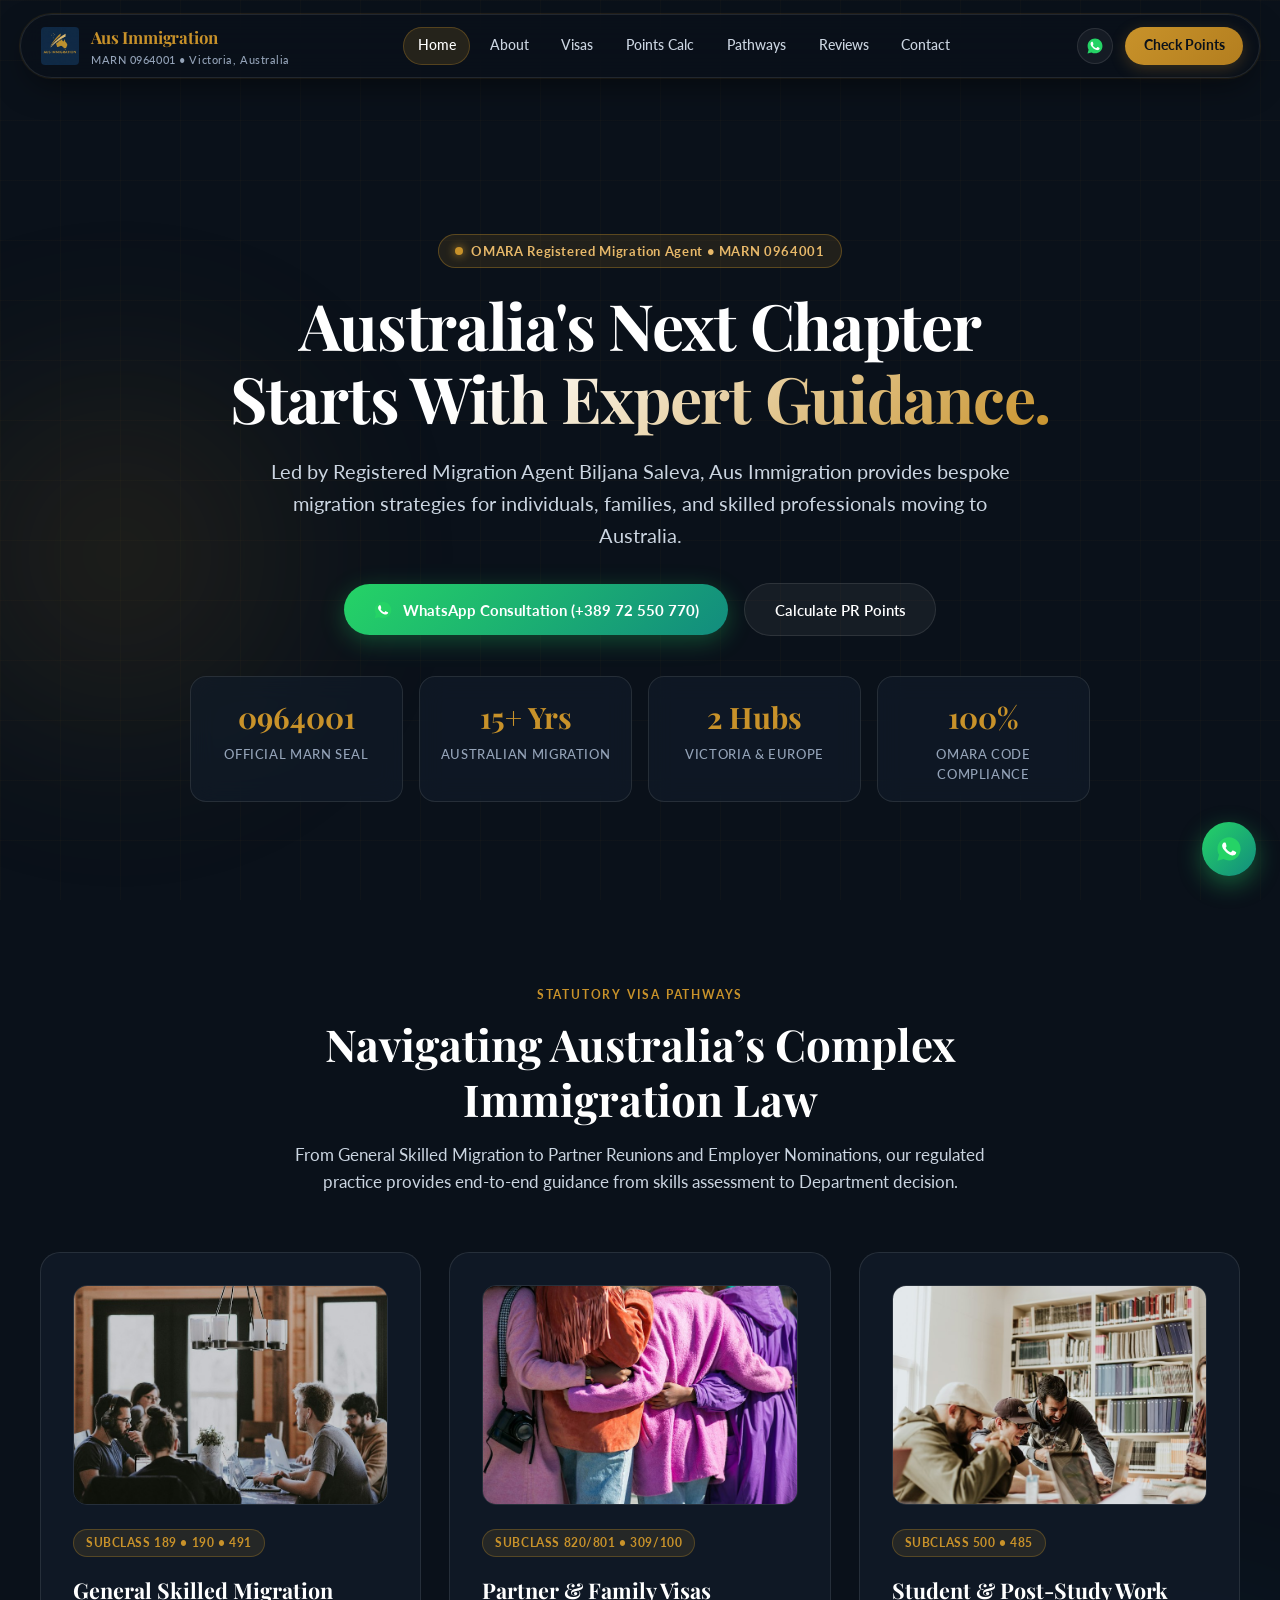
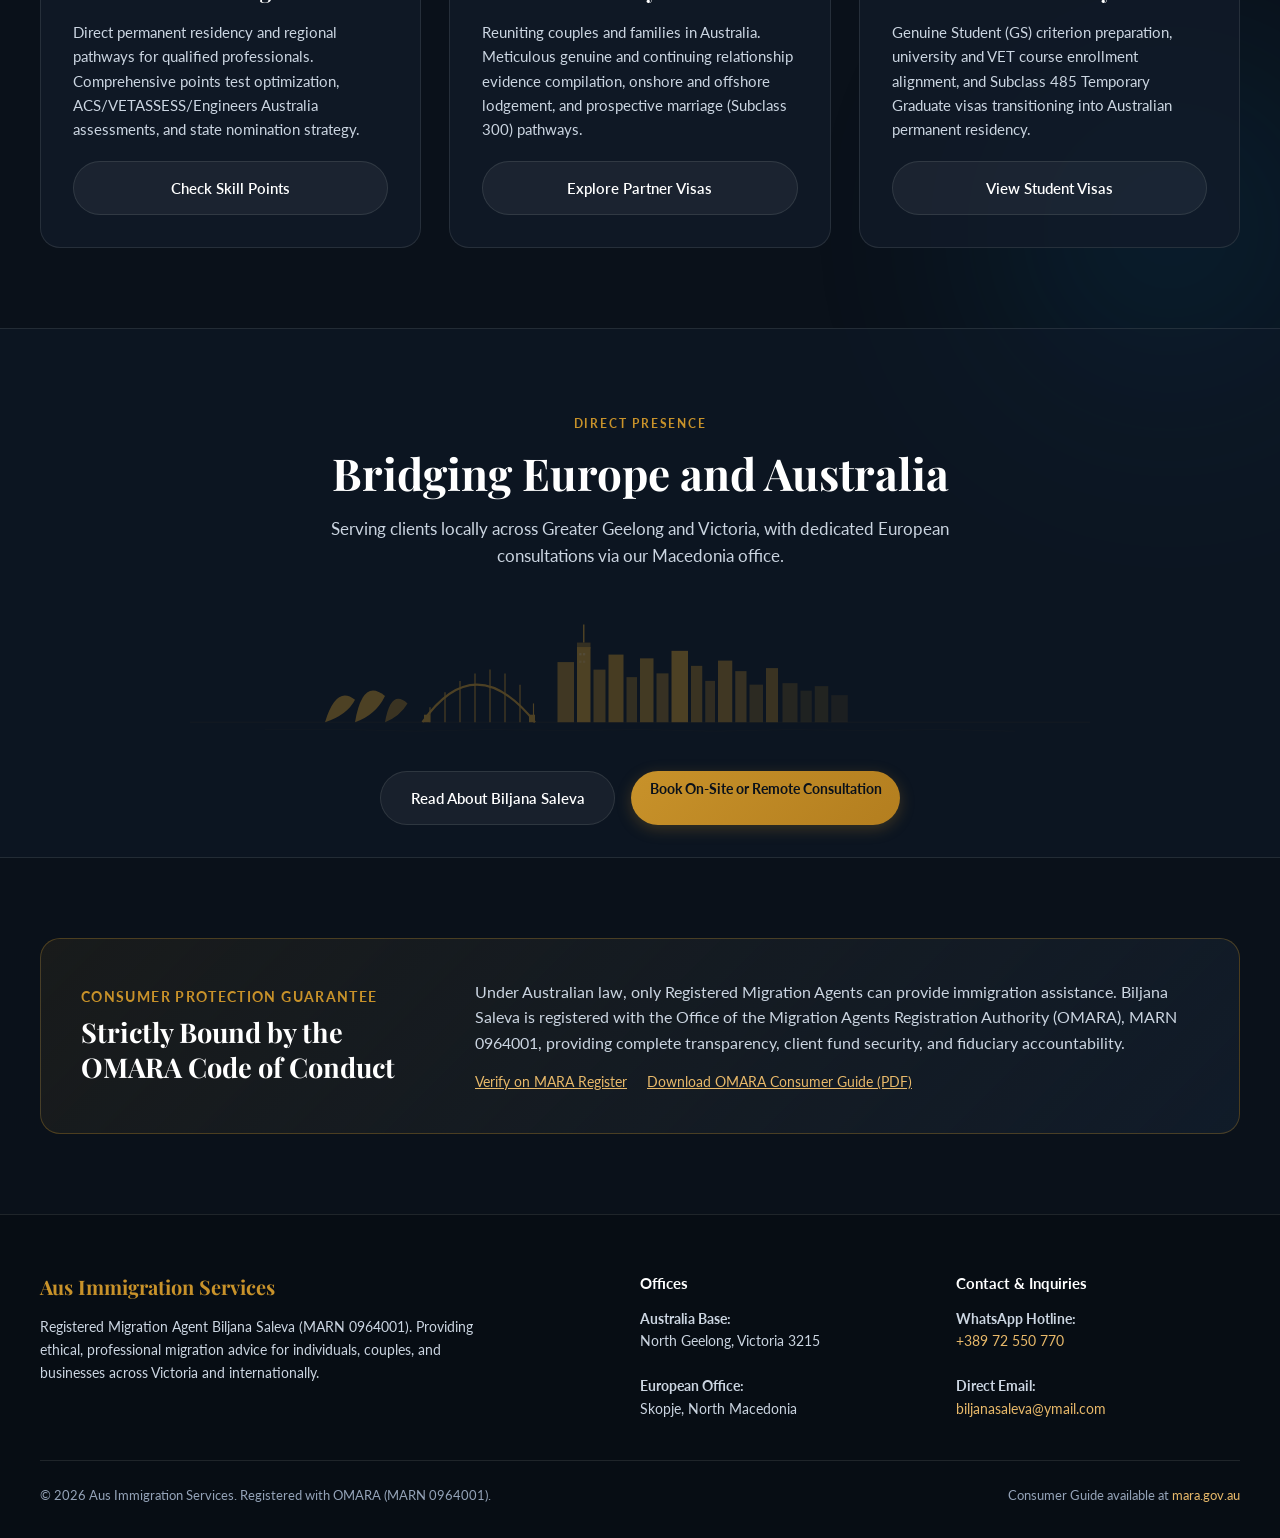
<file: index.html>
<!DOCTYPE html>
<html lang="en">
<head>
  <meta charset="UTF-8">
  <meta name="viewport" content="width=device-width, initial-scale=1.0, maximum-scale=5.0">
  <title>Aus Immigration Services | Registered Australian Migration Agency</title>
  <meta name="description" content="Registered Migration Agent Biljana Saleva (MARN 0964001). Trusted Australian visa pathways: skilled migration, partner visas, student visas, and employer sponsorships. North Geelong VIC & Macedonia.">
  <link rel="stylesheet" href="assets/css/style.css">
  <link rel="icon" type="image/jpeg" href="assets/images/logo.jpg">
  <link rel="preconnect" href="https://fonts.googleapis.com">
  <link href="https://fonts.googleapis.com/css2?family=Playfair+Display:ital,wght@0,600;0,700;1,400&family=Lato:wght@300;400;700&display=swap" rel="stylesheet">
</head>
<body>
  <div class="bg-tech-grid"></div>
  <div class="ambient-glow-orb orb-1"></div>
  <div class="ambient-glow-orb orb-2"></div>

  <!-- TheDivine Floating Pill Navbar -->
  <header class="the-divine-navbar">
    <div class="navbar-container">
      <a href="index.html" class="brand-wrapper">
        <img src="assets/images/logo.jpg" alt="Aus Immigration Logo" class="brand-logo-img">
        <div class="brand-info">
          <span class="brand-title">Aus Immigration</span>
          <span class="brand-sub">MARN 0964001 • Victoria, Australia</span>
        </div>
      </a>

      <nav class="nav-links-wrapper">
        <a href="index.html" class="nav-link active">Home</a>
        <a href="about.html" class="nav-link">About</a>
        <a href="visas.html" class="nav-link">Visas</a>
        <a href="calculator.html" class="nav-link">Points Calc</a>
        <a href="pathways.html" class="nav-link">Pathways</a>
        <a href="reviews.html" class="nav-link">Reviews</a>
        <a href="contact.html" class="nav-link">Contact</a>
      </nav>

      <div class="header-actions">
        <div class="social-circle-icons">
          <a href="https://wa.me/38972550770" target="_blank" rel="noopener" class="social-icon-btn" title="Official WhatsApp Hotline">
            <svg width="18" height="18" viewBox="0 0 24 24" fill="none"><path d="M12.04 2C6.58 2 2.13 6.45 2.13 11.91C2.13 13.66 2.59 15.36 3.45 16.86L2.05 22L7.3 20.62C8.75 21.41 10.38 21.83 12.04 21.83C17.5 21.83 21.95 17.38 21.95 11.92C21.95 6.46 17.5 2 12.04 2Z" fill="#25D366"/><path d="M17.52 14.33C17.22 14.18 15.75 13.45 15.48 13.35C15.2 13.25 15.01 13.2 14.81 13.5C14.61 13.79 14.05 14.46 13.88 14.65C13.71 14.85 13.53 14.87 13.24 14.73C12.94 14.58 11.99 14.27 10.87 13.27C9.99 12.49 9.4 11.52 9.23 11.23C9.06 10.93 9.21 10.77 9.36 10.63C9.49 10.5 9.66 10.28 9.8 10.11C10 8.96 9.41 7.5 9.16 6.9C8.92 6.32 8.68 6.4 8.5 6.39C8.33 6.38 8.13 6.38 7.93 6.38C7.73 6.38 7.41 6.46 7.14 6.75C6.87 7.05 6.11 7.76 6.11 9.21C6.11 10.66 7.17 12.06 7.32 12.26C7.47 12.45 9.4 15.43 12.35 16.71C13.06 17.02 13.61 17.2 14.04 17.34C14.75 17.57 15.4 17.53 15.91 17.46C16.48 17.37 17.67 16.74 17.92 16.03C18.17 15.33 18.17 14.73 18.1 14.61C18.02 14.48 17.82 14.41 17.52 14.26V14.33Z" fill="#FFFFFF"/></svg>
          </a>
        </div>
        <a href="calculator.html" class="btn-cta-pill">Check Points</a>
        <button class="mobile-menu-toggle" aria-label="Toggle Navigation Menu">
          <svg width="22" height="22" viewBox="0 0 24 24" fill="none" stroke="currentColor" stroke-width="2"><path d="M4 6h16M4 12h16M4 18h16"/></svg>
        </button>
      </div>
    </div>
  </header>

  <!-- Mobile Drawer -->
  <div class="mobile-nav-drawer">
    <a href="index.html" class="mobile-nav-link active">Home</a>
    <a href="about.html" class="mobile-nav-link">About Biljana Saleva</a>
    <a href="visas.html" class="mobile-nav-link">Visa Pathways & Subclasses</a>
    <a href="calculator.html" class="mobile-nav-link">Points & Eligibility Calculator</a>
    <a href="pathways.html" class="mobile-nav-link">Migration Showcase</a>
    <a href="reviews.html" class="mobile-nav-link">Client Testimonials</a>
    <a href="contact.html" class="mobile-nav-link">Contact & Consultation</a>
  </div>

  <!-- Hero Section with 16:9 Cinematic Video -->
  <section class="hero-section">
    <div class="hero-video-container">
      <video class="hero-bg-video" autoplay loop muted playsinline poster="assets/images/hero-poster.jpg">
        <source src="assets/videos/hero.mp4" type="video/mp4">
      </video>
      <div class="hero-overlay"></div>
    </div>

    <div class="hero-wrapper">
      <div class="hero-badge">
        <span class="live-beacon"></span>
        <span>OMARA Registered Migration Agent • MARN 0964001</span>
      </div>

      <h1 class="hero-title">
        Australia's Next Chapter <br>
        <span class="text-gradient">Starts With Expert Guidance.</span>
      </h1>

      <p class="hero-subtitle">
        Led by Registered Migration Agent Biljana Saleva, Aus Immigration provides bespoke migration strategies for individuals, families, and skilled professionals moving to Australia.
      </p>

      <div class="hero-actions">
        <a href="https://wa.me/38972550770?text=Hi%20Biljana%2C%20I%20would%20like%20to%20inquire%20about%20an%20Australian%20visa%20pathway." class="btn-hero-primary" target="_blank" rel="noopener">
          <svg width="20" height="20" viewBox="0 0 24 24" fill="none"><path d="M12.04 2C6.58 2 2.13 6.45 2.13 11.91C2.13 13.66 2.59 15.36 3.45 16.86L2.05 22L7.3 20.62C8.75 21.41 10.38 21.83 12.04 21.83C17.5 21.83 21.95 17.38 21.95 11.92C21.95 6.46 17.5 2 12.04 2Z" fill="#25D366"/><path d="M17.52 14.33C17.22 14.18 15.75 13.45 15.48 13.35C15.2 13.25 15.01 13.2 14.81 13.5C14.61 13.79 14.05 14.46 13.88 14.65C13.71 14.85 13.53 14.87 13.24 14.73C12.94 14.58 11.99 14.27 10.87 13.27C9.99 12.49 9.4 11.52 9.23 11.23C9.06 10.93 9.21 10.77 9.36 10.63C9.49 10.5 9.66 10.28 9.8 10.11C10 8.96 9.41 7.5 9.16 6.9C8.92 6.32 8.68 6.4 8.5 6.39C8.33 6.38 8.13 6.38 7.93 6.38C7.73 6.38 7.41 6.46 7.14 6.75C6.87 7.05 6.11 7.76 6.11 9.21C6.11 10.66 7.17 12.06 7.32 12.26C7.47 12.45 9.4 15.43 12.35 16.71C13.06 17.02 13.61 17.2 14.04 17.34C14.75 17.57 15.4 17.53 15.91 17.46C16.48 17.37 17.67 16.74 17.92 16.03C18.17 15.33 18.17 14.73 18.1 14.61C18.02 14.48 17.82 14.41 17.52 14.26V14.33Z" fill="#FFFFFF"/></svg>
          WhatsApp Consultation (+389 72 550 770)
        </a>
        <a href="calculator.html" class="btn-hero-secondary">
          Calculate PR Points
        </a>
      </div>

      <!-- Telemetry Grid (2x2 on Mobile, strictly above 844px fold) -->
      <div class="telemetry-grid">
        <div class="hero-stat-card">
          <div class="stat-number">0964001</div>
          <div class="stat-label">Official MARN Seal</div>
        </div>
        <div class="hero-stat-card">
          <div class="stat-number">15+ Yrs</div>
          <div class="stat-label">Australian Migration</div>
        </div>
        <div class="hero-stat-card">
          <div class="stat-number">2 Hubs</div>
          <div class="stat-label">Victoria & Europe</div>
        </div>
        <div class="hero-stat-card">
          <div class="stat-number">100%</div>
          <div class="stat-label">OMARA Code Compliance</div>
        </div>
      </div>
    </div>
  </section>

  <!-- Core Visa Services Section -->
  <section class="section" id="services">
    <div class="container">
      <div class="section-header">
        <span class="section-tag">Statutory Visa Pathways</span>
        <h2 class="section-title">Navigating Australia’s Complex Immigration Law</h2>
        <p class="section-desc">From General Skilled Migration to Partner Reunions and Employer Nominations, our regulated practice provides end-to-end guidance from skills assessment to Department decision.</p>
      </div>

      <div class="services-grid">
        <!-- Card 1: Skilled Migration -->
        <div class="card">
          <div class="card-img-wrapper">
            <img src="assets/images/skilled_migration.jpg" alt="Skilled Migration Australia">
          </div>
          <span class="card-badge">Subclass 189 • 190 • 491</span>
          <h3 class="card-title">General Skilled Migration</h3>
          <p class="card-text">Direct permanent residency and regional pathways for qualified professionals. Comprehensive points test optimization, ACS/VETASSESS/Engineers Australia assessments, and state nomination strategy.</p>
          <a href="calculator.html" class="btn-hero-secondary" style="width: 100%; text-align: center; justify-content: center;">Check Skill Points</a>
        </div>

        <!-- Card 2: Partner & Family Visas -->
        <div class="card">
          <div class="card-img-wrapper">
            <img src="assets/images/partner_visa.jpg" alt="Partner and Family Visas">
          </div>
          <span class="card-badge">Subclass 820/801 • 309/100</span>
          <h3 class="card-title">Partner & Family Visas</h3>
          <p class="card-text">Reuniting couples and families in Australia. Meticulous genuine and continuing relationship evidence compilation, onshore and offshore lodgement, and prospective marriage (Subclass 300) pathways.</p>
          <a href="visas.html" class="btn-hero-secondary" style="width: 100%; text-align: center; justify-content: center;">Explore Partner Visas</a>
        </div>

        <!-- Card 3: Student & Graduate -->
        <div class="card">
          <div class="card-img-wrapper">
            <img src="assets/images/student_graduate.jpg" alt="Australian Student and Graduate Visas">
          </div>
          <span class="card-badge">Subclass 500 • 485</span>
          <h3 class="card-title">Student & Post-Study Work</h3>
          <p class="card-text">Genuine Student (GS) criterion preparation, university and VET course enrollment alignment, and Subclass 485 Temporary Graduate visas transitioning into Australian permanent residency.</p>
          <a href="visas.html" class="btn-hero-secondary" style="width: 100%; text-align: center; justify-content: center;">View Student Visas</a>
        </div>
      </div>
    </div>
  </section>

  <!-- Australian Skyline Abstract Banner -->
  <section class="section-alt" style="text-align: center; overflow: hidden; padding-bottom: 2rem;">
    <div class="container">
      <span class="section-tag">Direct Presence</span>
      <h2 class="section-title">Bridging Europe and Australia</h2>
      <p class="section-desc" style="max-width: 650px; margin: 0 auto 2rem;">Serving clients locally across Greater Geelong and Victoria, with dedicated European consultations via our Macedonia office.</p>
      
      <div style="position: relative; max-width: 900px; margin: 0 auto;">
        <img src="assets/images/australia_skyline.svg" alt="Australian Skyline Silhouette" style="width: 100%; height: auto; opacity: 0.35;">
      </div>

      <div style="display: flex; gap: 1rem; justify-content: center; flex-wrap: wrap; margin-top: 1.5rem;">
        <a href="about.html" class="btn-hero-secondary">Read About Biljana Saleva</a>
        <a href="contact.html" class="btn-cta-pill">Book On-Site or Remote Consultation</a>
      </div>
    </div>
  </section>

  <!-- OMARA Regulation & Consumer Code Banner -->
  <section class="section">
    <div class="container">
      <div class="card" style="background: linear-gradient(135deg, rgba(200, 146, 42, 0.08) 0%, rgba(17, 28, 42, 0.95) 100%); border-color: rgba(200, 146, 42, 0.3); padding: 2.5rem;">
        <div style="display: grid; grid-template-columns: 1fr 2fr; gap: 2rem; align-items: center;">
          <div>
            <div style="font-size: 0.85rem; font-weight: 700; color: var(--accent-gold); letter-spacing: 0.1em; text-transform: uppercase;">Consumer Protection Guarantee</div>
            <h3 style="font-family: var(--font-heading); font-size: 1.7rem; color: #fff; margin-top: 0.4rem; line-height: 1.3;">Strictly Bound by the OMARA Code of Conduct</h3>
          </div>
          <div>
            <p style="color: var(--text-secondary); line-height: 1.6; margin-bottom: 1rem;">
              Under Australian law, only Registered Migration Agents can provide immigration assistance. Biljana Saleva is registered with the Office of the Migration Agents Registration Authority (OMARA), MARN 0964001, providing complete transparency, client fund security, and fiduciary accountability.
            </p>
            <div style="display: flex; gap: 1.25rem; flex-wrap: wrap; font-size: 0.85rem;">
              <a href="https://www.mara.gov.au" target="_blank" rel="noopener" style="color: var(--accent-gold-light); text-decoration: underline;">Verify on MARA Register</a>
              <a href="https://www.mara.gov.au/get-help-visa-subsite/files/consumer_guide_english.pdf" target="_blank" rel="noopener" style="color: var(--accent-gold-light); text-decoration: underline;">Download OMARA Consumer Guide (PDF)</a>
            </div>
          </div>
        </div>
      </div>
    </div>
  </section>

  <!-- Floating WhatsApp CTA Button -->
  <a href="https://wa.me/38972550770" class="floating-wa-btn" target="_blank" rel="noopener" aria-label="Chat on WhatsApp">
    <svg width="28" height="28" viewBox="0 0 24 24" fill="none"><path d="M12.04 2C6.58 2 2.13 6.45 2.13 11.91C2.13 13.66 2.59 15.36 3.45 16.86L2.05 22L7.3 20.62C8.75 21.41 10.38 21.83 12.04 21.83C17.5 21.83 21.95 17.38 21.95 11.92C21.95 6.46 17.5 2 12.04 2Z" fill="#25D366"/><path d="M17.52 14.33C17.22 14.18 15.75 13.45 15.48 13.35C15.2 13.25 15.01 13.2 14.81 13.5C14.61 13.79 14.05 14.46 13.88 14.65C13.71 14.85 13.53 14.87 13.24 14.73C12.94 14.58 11.99 14.27 10.87 13.27C9.99 12.49 9.4 11.52 9.23 11.23C9.06 10.93 9.21 10.77 9.36 10.63C9.49 10.5 9.66 10.28 9.8 10.11C10 8.96 9.41 7.5 9.16 6.9C8.92 6.32 8.68 6.4 8.5 6.39C8.33 6.38 8.13 6.38 7.93 6.38C7.73 6.38 7.41 6.46 7.14 6.75C6.87 7.05 6.11 7.76 6.11 9.21C6.11 10.66 7.17 12.06 7.32 12.26C7.47 12.45 9.4 15.43 12.35 16.71C13.06 17.02 13.61 17.2 14.04 17.34C14.75 17.57 15.4 17.53 15.91 17.46C16.48 17.37 17.67 16.74 17.92 16.03C18.17 15.33 18.17 14.73 18.1 14.61C18.02 14.48 17.82 14.41 17.52 14.26V14.33Z" fill="#FFFFFF"/></svg>
  </a>

  <!-- Footer -->
  <footer class="site-footer">
    <div class="container">
      <div style="display: grid; grid-template-columns: 2fr 1fr 1fr; gap: 2rem; margin-bottom: 2.5rem;">
        <div>
          <h4 style="font-family: var(--font-heading); color: var(--accent-gold); font-size: 1.25rem; margin-bottom: 0.75rem;">Aus Immigration Services</h4>
          <p style="color: var(--text-secondary); font-size: 0.9rem; line-height: 1.6; max-width: 440px;">
            Registered Migration Agent Biljana Saleva (MARN 0964001). Providing ethical, professional migration advice for individuals, couples, and businesses across Victoria and internationally.
          </p>
        </div>
        <div>
          <h4 style="color: #fff; font-size: 0.95rem; font-weight: 700; margin-bottom: 0.75rem;">Offices</h4>
          <p style="color: var(--text-secondary); font-size: 0.88rem; line-height: 1.6;">
            <strong>Australia Base:</strong><br>
            North Geelong, Victoria 3215<br><br>
            <strong>European Office:</strong><br>
            Skopje, North Macedonia
          </p>
        </div>
        <div>
          <h4 style="color: #fff; font-size: 0.95rem; font-weight: 700; margin-bottom: 0.75rem;">Contact & Inquiries</h4>
          <p style="color: var(--text-secondary); font-size: 0.88rem; line-height: 1.6;">
            <strong>WhatsApp Hotline:</strong><br>
            <a href="https://wa.me/38972550770" style="color: var(--accent-gold-light); text-decoration: none;">+389 72 550 770</a><br><br>
            <strong>Direct Email:</strong><br>
            <a href="mailto:biljanasaleva@ymail.com" style="color: var(--accent-gold-light); text-decoration: none;">biljanasaleva@ymail.com</a>
          </p>
        </div>
      </div>

      <div class="footer-bottom">
        <span>© 2026 Aus Immigration Services. Registered with OMARA (MARN 0964001).</span>
        <span>Consumer Guide available at <a href="https://www.mara.gov.au" target="_blank" rel="noopener" style="color: var(--accent-gold-light); text-decoration: none;">mara.gov.au</a></span>
      </div>
    </div>
  </footer>

  <script src="assets/js/main.js"></script>
</body>
</html>
</file>
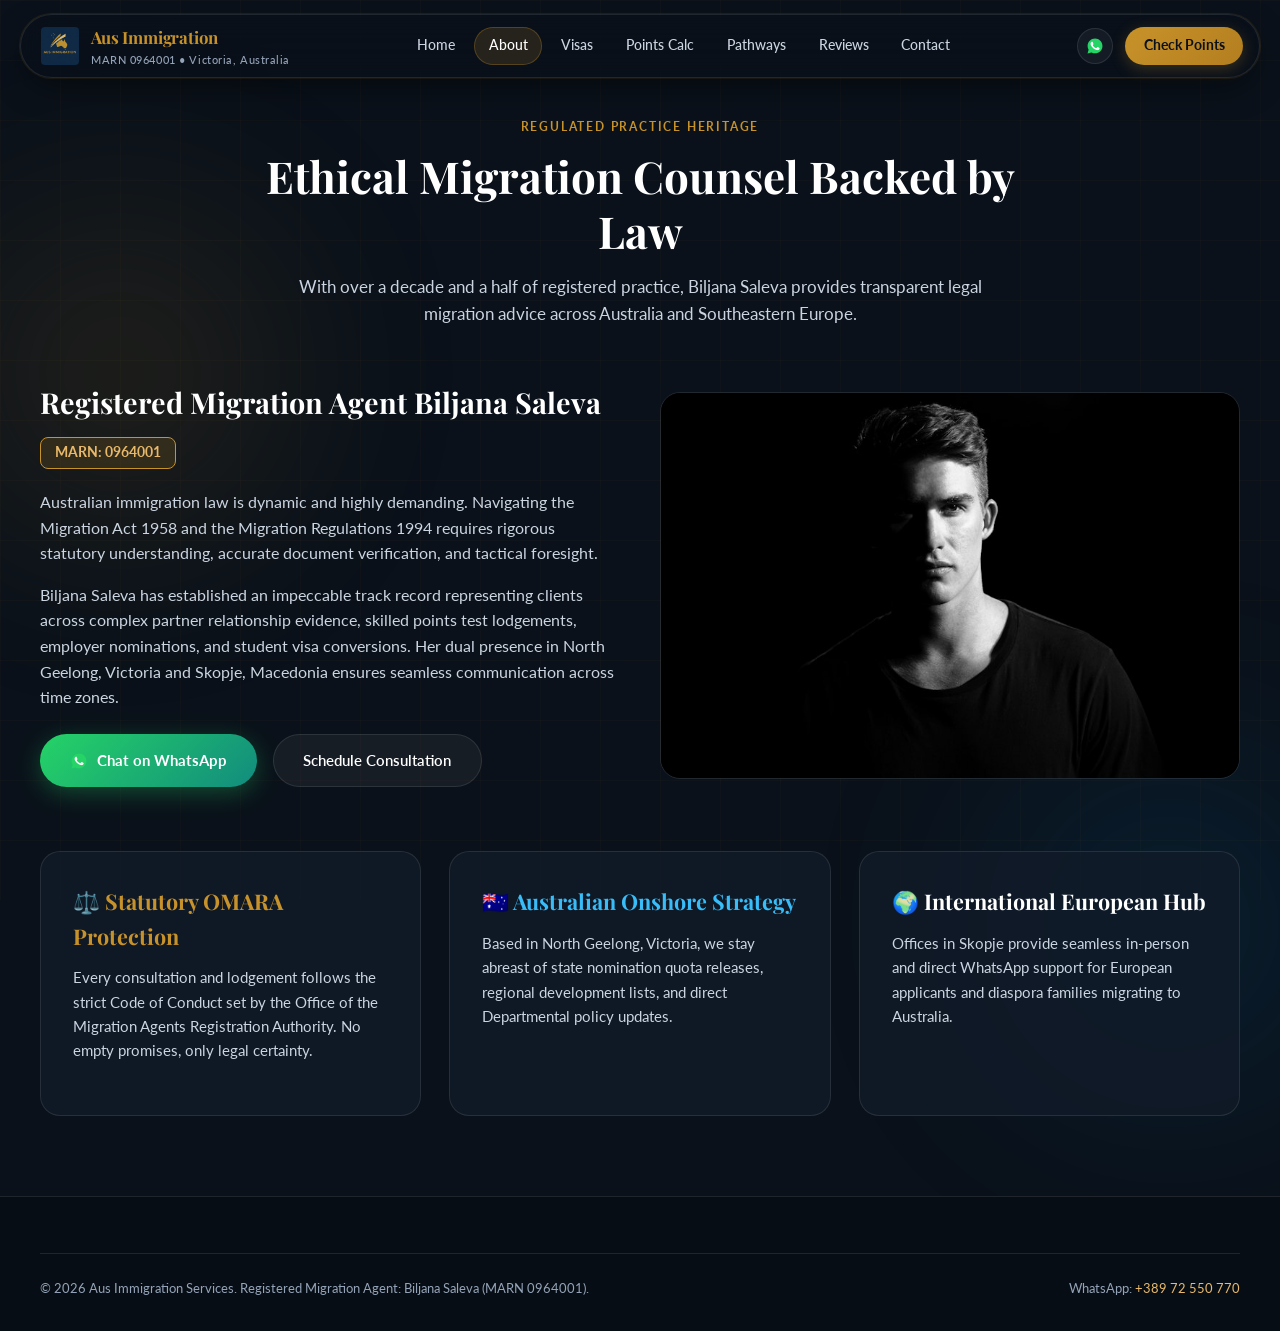
<file: about.html>
<!DOCTYPE html>
<html lang="en">
<head>
  <meta charset="UTF-8">
  <meta name="viewport" content="width=device-width, initial-scale=1.0, maximum-scale=5.0">
  <title>About Biljana Saleva | Registered Migration Agent MARN 0964001</title>
  <meta name="description" content="Meet Biljana Saleva, Registered Migration Agent MARN 0964001. Over 15 years representing clients before the Department of Home Affairs with offices in North Geelong VIC and Macedonia.">
  <link rel="stylesheet" href="assets/css/style.css">
  <link rel="icon" type="image/jpeg" href="assets/images/logo.jpg">
  <link rel="preconnect" href="https://fonts.googleapis.com">
  <link href="https://fonts.googleapis.com/css2?family=Playfair+Display:ital,wght@0,600;0,700;1,400&family=Lato:wght@300;400;700&display=swap" rel="stylesheet">
</head>
<body>
  <div class="bg-tech-grid"></div>
  <div class="ambient-glow-orb orb-1"></div>
  <div class="ambient-glow-orb orb-2"></div>

  <!-- TheDivine Floating Pill Navbar -->
  <header class="the-divine-navbar">
    <div class="navbar-container">
      <a href="index.html" class="brand-wrapper">
        <img src="assets/images/logo.jpg" alt="Aus Immigration Logo" class="brand-logo-img">
        <div class="brand-info">
          <span class="brand-title">Aus Immigration</span>
          <span class="brand-sub">MARN 0964001 • Victoria, Australia</span>
        </div>
      </a>

      <nav class="nav-links-wrapper">
        <a href="index.html" class="nav-link">Home</a>
        <a href="about.html" class="nav-link active">About</a>
        <a href="visas.html" class="nav-link">Visas</a>
        <a href="calculator.html" class="nav-link">Points Calc</a>
        <a href="pathways.html" class="nav-link">Pathways</a>
        <a href="reviews.html" class="nav-link">Reviews</a>
        <a href="contact.html" class="nav-link">Contact</a>
      </nav>

      <div class="header-actions">
        <div class="social-circle-icons">
          <a href="https://wa.me/38972550770" target="_blank" rel="noopener" class="social-icon-btn" title="Official WhatsApp Hotline">
            <svg width="18" height="18" viewBox="0 0 24 24" fill="none"><path d="M12.04 2C6.58 2 2.13 6.45 2.13 11.91C2.13 13.66 2.59 15.36 3.45 16.86L2.05 22L7.3 20.62C8.75 21.41 10.38 21.83 12.04 21.83C17.5 21.83 21.95 17.38 21.95 11.92C21.95 6.46 17.5 2 12.04 2Z" fill="#25D366"/><path d="M17.52 14.33C17.22 14.18 15.75 13.45 15.48 13.35C15.2 13.25 15.01 13.2 14.81 13.5C14.61 13.79 14.05 14.46 13.88 14.65C13.71 14.85 13.53 14.87 13.24 14.73C12.94 14.58 11.99 14.27 10.87 13.27C9.99 12.49 9.4 11.52 9.23 11.23C9.06 10.93 9.21 10.77 9.36 10.63C9.49 10.5 9.66 10.28 9.8 10.11C10 8.96 9.41 7.5 9.16 6.9C8.92 6.32 8.68 6.4 8.5 6.39C8.33 6.38 8.13 6.38 7.93 6.38C7.73 6.38 7.41 6.46 7.14 6.75C6.87 7.05 6.11 7.76 6.11 9.21C6.11 10.66 7.17 12.06 7.32 12.26C7.47 12.45 9.4 15.43 12.35 16.71C13.06 17.02 13.61 17.2 14.04 17.34C14.75 17.57 15.4 17.53 15.91 17.46C16.48 17.37 17.67 16.74 17.92 16.03C18.17 15.33 18.17 14.73 18.1 14.61C18.02 14.48 17.82 14.41 17.52 14.26V14.33Z" fill="#FFFFFF"/></svg>
          </a>
        </div>
        <a href="calculator.html" class="btn-cta-pill">Check Points</a>
        <button class="mobile-menu-toggle" aria-label="Toggle Navigation Menu">
          <svg width="22" height="22" viewBox="0 0 24 24" fill="none" stroke="currentColor" stroke-width="2"><path d="M4 6h16M4 12h16M4 18h16"/></svg>
        </button>
      </div>
    </div>
  </header>

  <!-- Mobile Drawer -->
  <div class="mobile-nav-drawer">
    <a href="index.html" class="mobile-nav-link">Home</a>
    <a href="about.html" class="mobile-nav-link active">About Biljana Saleva</a>
    <a href="visas.html" class="mobile-nav-link">Visa Pathways & Subclasses</a>
    <a href="calculator.html" class="mobile-nav-link">Points & Eligibility Calculator</a>
    <a href="pathways.html" class="mobile-nav-link">Migration Showcase</a>
    <a href="reviews.html" class="mobile-nav-link">Client Testimonials</a>
    <a href="contact.html" class="mobile-nav-link">Contact & Consultation</a>
  </div>

  <section class="section" style="padding-top: 7rem;">
    <div class="container">
      <div class="section-header">
        <span class="section-tag">Regulated Practice Heritage</span>
        <h1 class="section-title">Ethical Migration Counsel Backed by Law</h1>
        <p class="section-desc">With over a decade and a half of registered practice, Biljana Saleva provides transparent legal migration advice across Australia and Southeastern Europe.</p>
      </div>

      <div style="display: grid; grid-template-columns: 1fr 1fr; gap: 2.5rem; align-items: center; margin-bottom: 4rem;">
        <div>
          <h2 style="font-family: var(--font-heading); font-size: 1.8rem; font-weight: 700; color: #fff; margin-bottom: 1rem; line-height: 1.3;">
            Registered Migration Agent Biljana Saleva
          </h2>
          <div style="display: inline-block; background: rgba(200, 146, 42, 0.15); border: 1px solid var(--accent-gold); border-radius: 8px; padding: 4px 14px; font-weight: 700; font-size: 0.85rem; color: var(--accent-gold-light); margin-bottom: 1.25rem;">
            MARN: 0964001
          </div>
          <p style="color: var(--text-secondary); margin-bottom: 1rem; line-height: 1.6;">
            Australian immigration law is dynamic and highly demanding. Navigating the Migration Act 1958 and the Migration Regulations 1994 requires rigorous statutory understanding, accurate document verification, and tactical foresight.
          </p>
          <p style="color: var(--text-secondary); margin-bottom: 1.5rem; line-height: 1.6;">
            Biljana Saleva has established an impeccable track record representing clients across complex partner relationship evidence, skilled points test lodgements, employer nominations, and student visa conversions. Her dual presence in North Geelong, Victoria and Skopje, Macedonia ensures seamless communication across time zones.
          </p>
          <div style="display: flex; gap: 1rem; flex-wrap: wrap;">
            <a href="https://wa.me/38972550770" class="btn-hero-primary" target="_blank" rel="noopener">
              <svg width="18" height="18" viewBox="0 0 24 24" fill="none"><path d="M12.04 2C6.58 2 2.13 6.45 2.13 11.91C2.13 13.66 2.59 15.36 3.45 16.86L2.05 22L7.3 20.62C8.75 21.41 10.38 21.83 12.04 21.83C17.5 21.83 21.95 17.38 21.95 11.92C21.95 6.46 17.5 2 12.04 2Z" fill="#25D366"/><path d="M17.52 14.33C17.22 14.18 15.75 13.45 15.48 13.35C15.2 13.25 15.01 13.2 14.81 13.5C14.61 13.79 14.05 14.46 13.88 14.65C13.71 14.85 13.53 14.87 13.24 14.73C12.94 14.58 11.99 14.27 10.87 13.27C9.99 12.49 9.4 11.52 9.23 11.23C9.06 10.93 9.21 10.77 9.36 10.63C9.49 10.5 9.66 10.28 9.8 10.11C10 8.96 9.41 7.5 9.16 6.9C8.92 6.32 8.68 6.4 8.5 6.39C8.33 6.38 8.13 6.38 7.93 6.38C7.73 6.38 7.41 6.46 7.14 6.75C6.87 7.05 6.11 7.76 6.11 9.21C6.11 10.66 7.17 12.06 7.32 12.26C7.47 12.45 9.4 15.43 12.35 16.71C13.06 17.02 13.61 17.2 14.04 17.34C14.75 17.57 15.4 17.53 15.91 17.46C16.48 17.37 17.67 16.74 17.92 16.03C18.17 15.33 18.17 14.73 18.1 14.61C18.02 14.48 17.82 14.41 17.52 14.26V14.33Z" fill="#FFFFFF"/></svg>
              Chat on WhatsApp
            </a>
            <a href="contact.html" class="btn-hero-secondary">Schedule Consultation</a>
          </div>
        </div>

        <div style="border-radius: 20px; overflow: hidden; border: 1px solid var(--border-glass);">
          <img src="assets/images/consultation_desk.jpg" alt="Australian Migration Law Desk" style="width: 100%; height: auto; display: block;">
        </div>
      </div>

      <!-- Core Pillars -->
      <div class="features-grid">
        <div class="card">
          <h3 class="card-title" style="color: var(--accent-gold);">⚖️ Statutory OMARA Protection</h3>
          <p class="card-text">Every consultation and lodgement follows the strict Code of Conduct set by the Office of the Migration Agents Registration Authority. No empty promises, only legal certainty.</p>
        </div>

        <div class="card">
          <h3 class="card-title" style="color: var(--accent-blue);">🇦🇺 Australian Onshore Strategy</h3>
          <p class="card-text">Based in North Geelong, Victoria, we stay abreast of state nomination quota releases, regional development lists, and direct Departmental policy updates.</p>
        </div>

        <div class="card">
          <h3 class="card-title" style="color: #4ade80);">🌍 International European Hub</h3>
          <p class="card-text">Offices in Skopje provide seamless in-person and direct WhatsApp support for European applicants and diaspora families migrating to Australia.</p>
        </div>
      </div>
    </div>
  </section>

  <!-- Footer -->
  <footer class="site-footer">
    <div class="container">
      <div class="footer-bottom">
        <span>© 2026 Aus Immigration Services. Registered Migration Agent: Biljana Saleva (MARN 0964001).</span>
        <span>WhatsApp: <a href="https://wa.me/38972550770" style="color: var(--accent-gold-light); text-decoration: none;">+389 72 550 770</a></span>
      </div>
    </div>
  </footer>

  <script src="assets/js/main.js"></script>
</body>
</html>
</file>
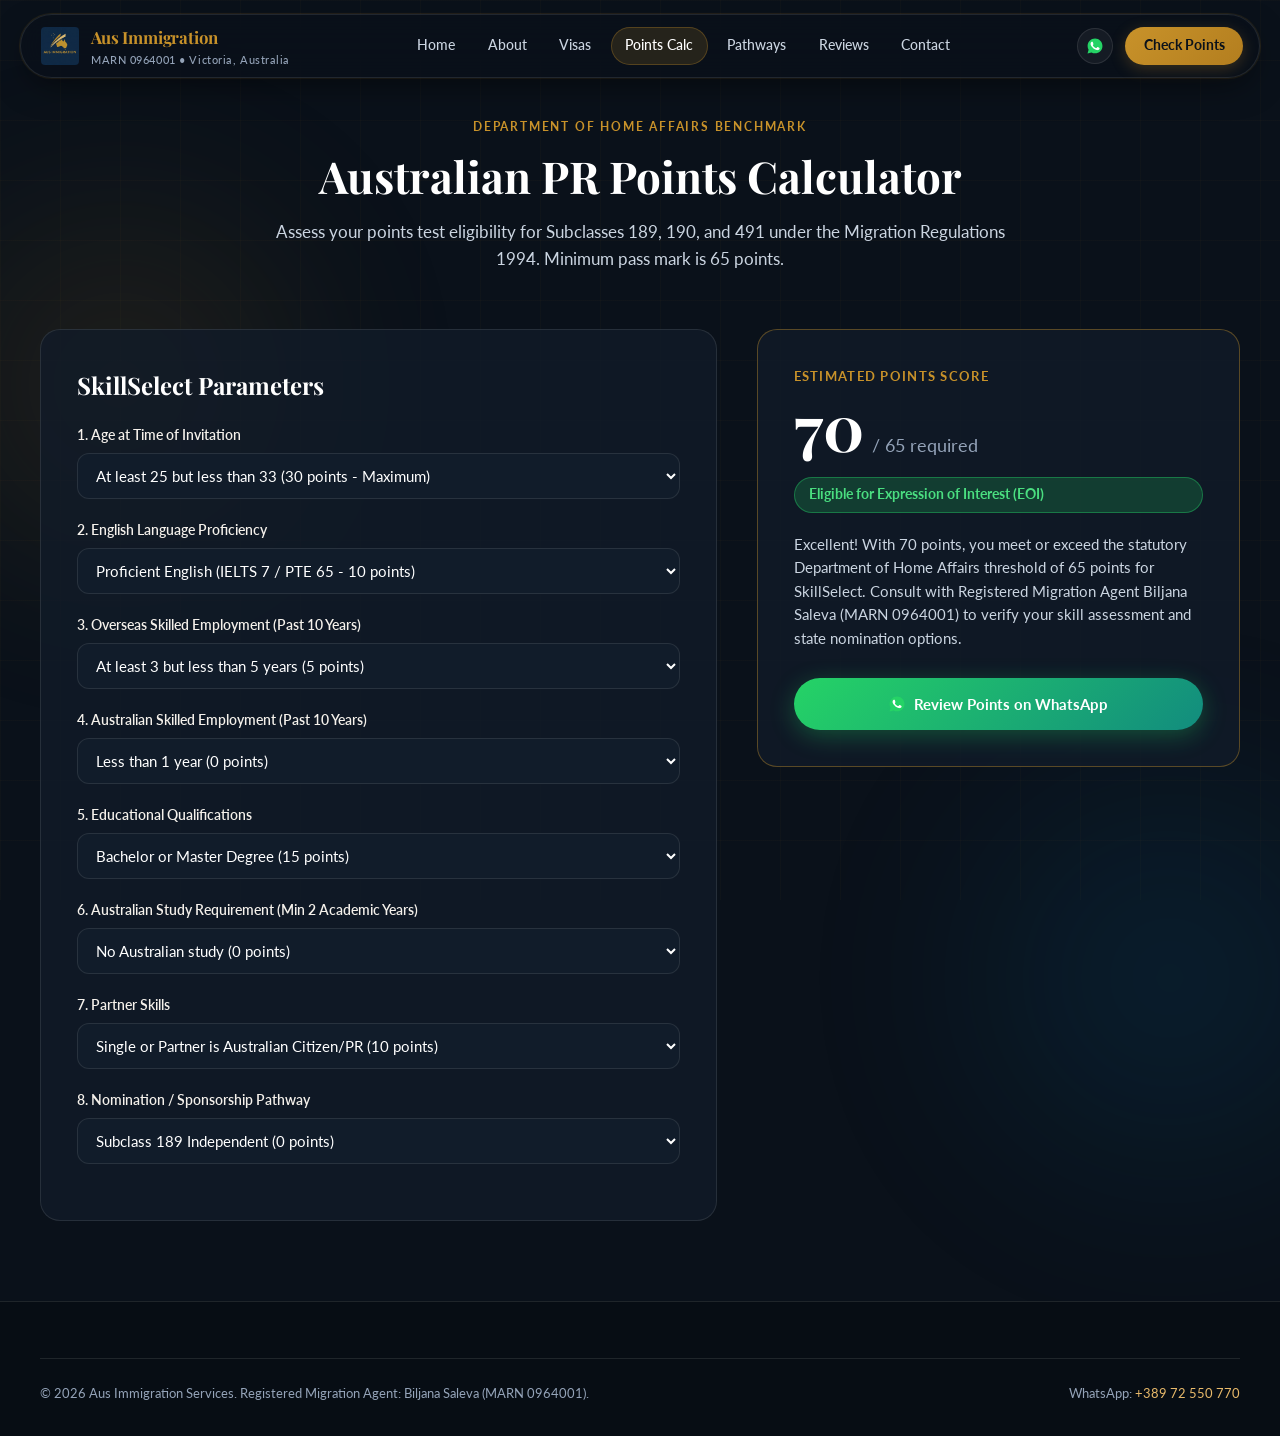
<file: calculator.html>
<!DOCTYPE html>
<html lang="en">
<head>
  <meta charset="UTF-8">
  <meta name="viewport" content="width=device-width, initial-scale=1.0, maximum-scale=5.0">
  <title>Australian Visa Points Calculator | Aus Immigration</title>
  <meta name="description" content="Calculate your Australian General Skilled Migration points for Subclass 189, 190, and 491 visas. Real-time SkillSelect points test by Registered Migration Agent Biljana Saleva.">
  <link rel="stylesheet" href="assets/css/style.css">
  <link rel="icon" type="image/jpeg" href="assets/images/logo.jpg">
  <link rel="preconnect" href="https://fonts.googleapis.com">
  <link href="https://fonts.googleapis.com/css2?family=Playfair+Display:ital,wght@0,600;0,700;1,400&family=Lato:wght@300;400;700&display=swap" rel="stylesheet">
</head>
<body>
  <div class="bg-tech-grid"></div>
  <div class="ambient-glow-orb orb-1"></div>
  <div class="ambient-glow-orb orb-2"></div>

  <!-- TheDivine Floating Pill Navbar -->
  <header class="the-divine-navbar">
    <div class="navbar-container">
      <a href="index.html" class="brand-wrapper">
        <img src="assets/images/logo.jpg" alt="Aus Immigration Logo" class="brand-logo-img">
        <div class="brand-info">
          <span class="brand-title">Aus Immigration</span>
          <span class="brand-sub">MARN 0964001 • Victoria, Australia</span>
        </div>
      </a>

      <nav class="nav-links-wrapper">
        <a href="index.html" class="nav-link">Home</a>
        <a href="about.html" class="nav-link">About</a>
        <a href="visas.html" class="nav-link">Visas</a>
        <a href="calculator.html" class="nav-link active">Points Calc</a>
        <a href="pathways.html" class="nav-link">Pathways</a>
        <a href="reviews.html" class="nav-link">Reviews</a>
        <a href="contact.html" class="nav-link">Contact</a>
      </nav>

      <div class="header-actions">
        <div class="social-circle-icons">
          <a href="https://wa.me/38972550770" target="_blank" rel="noopener" class="social-icon-btn" title="Official WhatsApp Hotline">
            <svg width="18" height="18" viewBox="0 0 24 24" fill="none"><path d="M12.04 2C6.58 2 2.13 6.45 2.13 11.91C2.13 13.66 2.59 15.36 3.45 16.86L2.05 22L7.3 20.62C8.75 21.41 10.38 21.83 12.04 21.83C17.5 21.83 21.95 17.38 21.95 11.92C21.95 6.46 17.5 2 12.04 2Z" fill="#25D366"/><path d="M17.52 14.33C17.22 14.18 15.75 13.45 15.48 13.35C15.2 13.25 15.01 13.2 14.81 13.5C14.61 13.79 14.05 14.46 13.88 14.65C13.71 14.85 13.53 14.87 13.24 14.73C12.94 14.58 11.99 14.27 10.87 13.27C9.99 12.49 9.4 11.52 9.23 11.23C9.06 10.93 9.21 10.77 9.36 10.63C9.49 10.5 9.66 10.28 9.8 10.11C10 8.96 9.41 7.5 9.16 6.9C8.92 6.32 8.68 6.4 8.5 6.39C8.33 6.38 8.13 6.38 7.93 6.38C7.73 6.38 7.41 6.46 7.14 6.75C6.87 7.05 6.11 7.76 6.11 9.21C6.11 10.66 7.17 12.06 7.32 12.26C7.47 12.45 9.4 15.43 12.35 16.71C13.06 17.02 13.61 17.2 14.04 17.34C14.75 17.57 15.4 17.53 15.91 17.46C16.48 17.37 17.67 16.74 17.92 16.03C18.17 15.33 18.17 14.73 18.1 14.61C18.02 14.48 17.82 14.41 17.52 14.26V14.33Z" fill="#FFFFFF"/></svg>
          </a>
        </div>
        <a href="calculator.html" class="btn-cta-pill">Check Points</a>
        <button class="mobile-menu-toggle" aria-label="Toggle Navigation Menu">
          <svg width="22" height="22" viewBox="0 0 24 24" fill="none" stroke="currentColor" stroke-width="2"><path d="M4 6h16M4 12h16M4 18h16"/></svg>
        </button>
      </div>
    </div>
  </header>

  <!-- Mobile Drawer -->
  <div class="mobile-nav-drawer">
    <a href="index.html" class="mobile-nav-link">Home</a>
    <a href="about.html" class="mobile-nav-link">About Biljana Saleva</a>
    <a href="visas.html" class="mobile-nav-link">Visa Pathways & Subclasses</a>
    <a href="calculator.html" class="mobile-nav-link active">Points & Eligibility Calculator</a>
    <a href="pathways.html" class="mobile-nav-link">Migration Showcase</a>
    <a href="reviews.html" class="mobile-nav-link">Client Testimonials</a>
    <a href="contact.html" class="mobile-nav-link">Contact & Consultation</a>
  </div>

  <section class="section" style="padding-top: 7rem;">
    <div class="container">
      <div class="section-header">
        <span class="section-tag">Department of Home Affairs Benchmark</span>
        <h1 class="section-title">Australian PR Points Calculator</h1>
        <p class="section-desc">Assess your points test eligibility for Subclasses 189, 190, and 491 under the Migration Regulations 1994. Minimum pass mark is 65 points.</p>
      </div>

      <div style="display: grid; grid-template-columns: 1.4fr 1fr; gap: 2.5rem; align-items: start;">
        <!-- Calculator Form Card -->
        <div class="card" style="padding: 2.25rem;">
          <h2 style="font-family: var(--font-heading); font-size: 1.5rem; color: #fff; margin-bottom: 1.25rem;">SkillSelect Parameters</h2>

          <form id="points-calculator-form">
            <!-- Age -->
            <div class="form-group">
              <label class="form-label">1. Age at Time of Invitation</label>
              <select id="calc-age" class="form-input" style="background: #111c2a;">
                <option value="25">At least 18 but less than 25 (25 points)</option>
                <option value="30" selected>At least 25 but less than 33 (30 points - Maximum)</option>
                <option value="25">At least 33 but less than 40 (25 points)</option>
                <option value="15">At least 40 but less than 45 (15 points)</option>
                <option value="0">45 years and over (0 points - Ineligible for GSM)</option>
              </select>
            </div>

            <!-- English -->
            <div class="form-group">
              <label class="form-label">2. English Language Proficiency</label>
              <select id="calc-english" class="form-input" style="background: #111c2a;">
                <option value="0">Competent English (IELTS 6 / PTE 50 - 0 points)</option>
                <option value="10" selected>Proficient English (IELTS 7 / PTE 65 - 10 points)</option>
                <option value="20">Superior English (IELTS 8 / PTE 79 - 20 points)</option>
              </select>
            </div>

            <!-- Overseas Experience -->
            <div class="form-group">
              <label class="form-label">3. Overseas Skilled Employment (Past 10 Years)</label>
              <select id="calc-overseas-exp" class="form-input" style="background: #111c2a;">
                <option value="0">Less than 3 years (0 points)</option>
                <option value="5" selected>At least 3 but less than 5 years (5 points)</option>
                <option value="10">At least 5 but less than 8 years (10 points)</option>
                <option value="15">At least 8 years (15 points)</option>
              </select>
            </div>

            <!-- Australian Experience -->
            <div class="form-group">
              <label class="form-label">4. Australian Skilled Employment (Past 10 Years)</label>
              <select id="calc-aus-exp" class="form-input" style="background: #111c2a;">
                <option value="0" selected>Less than 1 year (0 points)</option>
                <option value="5">At least 1 but less than 3 years (5 points)</option>
                <option value="10">At least 3 but less than 5 years (10 points)</option>
                <option value="15">At least 5 but less than 8 years (15 points)</option>
                <option value="20">At least 8 years (20 points)</option>
              </select>
            </div>

            <!-- Educational Qualification -->
            <div class="form-group">
              <label class="form-label">5. Educational Qualifications</label>
              <select id="calc-education" class="form-input" style="background: #111c2a;">
                <option value="20">Doctorate / PhD (20 points)</option>
                <option value="15" selected>Bachelor or Master Degree (15 points)</option>
                <option value="10">Australian Diploma or Trade Qualification (10 points)</option>
                <option value="0">No recognized qualification (0 points)</option>
              </select>
            </div>

            <!-- Australian Study Requirement -->
            <div class="form-group">
              <label class="form-label">6. Australian Study Requirement (Min 2 Academic Years)</label>
              <select id="calc-aus-study" class="form-input" style="background: #111c2a;">
                <option value="0" selected>No Australian study (0 points)</option>
                <option value="5">Completed eligible 2-year Australian degree/diploma (5 points)</option>
              </select>
            </div>

            <!-- Partner Skills -->
            <div class="form-group">
              <label class="form-label">7. Partner Skills</label>
              <select id="calc-partner" class="form-input" style="background: #111c2a;">
                <option value="10" selected>Single or Partner is Australian Citizen/PR (10 points)</option>
                <option value="10">Partner has Competent English & Positive Skills Assessment (10 points)</option>
                <option value="5">Partner has Competent English only (5 points)</option>
                <option value="0">Partner does not have Competent English (0 points)</option>
              </select>
            </div>

            <!-- Nomination / Sponsorship -->
            <div class="form-group">
              <label class="form-label">8. Nomination / Sponsorship Pathway</label>
              <select id="calc-nomination" class="form-input" style="background: #111c2a;">
                <option value="0" selected>Subclass 189 Independent (0 points)</option>
                <option value="5">Subclass 190 State Nominated (+5 points)</option>
                <option value="15">Subclass 491 Regional Nominated or Family Sponsored (+15 points)</option>
              </select>
            </div>
          </form>
        </div>

        <!-- Telemetry Live Score & Result Box -->
        <div class="card" style="padding: 2.25rem; position: sticky; top: 90px; border-color: rgba(200, 146, 42, 0.4);">
          <div style="font-size: 0.8rem; font-weight: 700; color: var(--accent-gold); text-transform: uppercase; letter-spacing: 0.1em; margin-bottom: 0.5rem;">Estimated Points Score</div>

          <div style="display: flex; align-items: baseline; gap: 0.5rem; margin-bottom: 1rem;">
            <div id="calc-total-score" style="font-family: var(--font-heading); font-size: 4rem; font-weight: 700; color: #fff; line-height: 1;">70</div>
            <div style="color: var(--text-muted); font-size: 1.15rem;">/ 65 required</div>
          </div>

          <div id="calc-status-badge" style="display: inline-block; padding: 6px 14px; border-radius: 9999px; font-weight: 700; font-size: 0.85rem; border: 1px solid rgba(37, 211, 102, 0.4); background: rgba(37, 211, 102, 0.2); color: #4ade80; margin-bottom: 1.25rem;">
            Eligible for Expression of Interest (EOI)
          </div>

          <p id="calc-advice-text" style="color: var(--text-secondary); font-size: 0.92rem; line-height: 1.6; margin-bottom: 1.75rem;">
            Excellent! With 70 points, you meet or exceed the statutory Department of Home Affairs threshold of 65 points for SkillSelect. Consult with Registered Migration Agent Biljana Saleva (MARN 0964001) to verify your skill assessment and state nomination options.
          </p>

          <a href="https://wa.me/38972550770?text=Hi%20Biljana%2C%20I%20checked%20my%20points%20score%20on%20your%20calculator%20and%20would%20like%20to%20discuss%20my%20visa%20roadmap." target="_blank" rel="noopener" class="btn-hero-primary" style="width: 100%; display: flex; justify-content: center; gap: 0.5rem;">
            <svg width="18" height="18" viewBox="0 0 24 24" fill="none"><path d="M12.04 2C6.58 2 2.13 6.45 2.13 11.91C2.13 13.66 2.59 15.36 3.45 16.86L2.05 22L7.3 20.62C8.75 21.41 10.38 21.83 12.04 21.83C17.5 21.83 21.95 17.38 21.95 11.92C21.95 6.46 17.5 2 12.04 2Z" fill="#25D366"/><path d="M17.52 14.33C17.22 14.18 15.75 13.45 15.48 13.35C15.2 13.25 15.01 13.2 14.81 13.5C14.61 13.79 14.05 14.46 13.88 14.65C13.71 14.85 13.53 14.87 13.24 14.73C12.94 14.58 11.99 14.27 10.87 13.27C9.99 12.49 9.4 11.52 9.23 11.23C9.06 10.93 9.21 10.77 9.36 10.63C9.49 10.5 9.66 10.28 9.8 10.11C10 8.96 9.41 7.5 9.16 6.9C8.92 6.32 8.68 6.4 8.5 6.39C8.33 6.38 8.13 6.38 7.93 6.38C7.73 6.38 7.41 6.46 7.14 6.75C6.87 7.05 6.11 7.76 6.11 9.21C6.11 10.66 7.17 12.06 7.32 12.26C7.47 12.45 9.4 15.43 12.35 16.71C13.06 17.02 13.61 17.2 14.04 17.34C14.75 17.57 15.4 17.53 15.91 17.46C16.48 17.37 17.67 16.74 17.92 16.03C18.17 15.33 18.17 14.73 18.1 14.61C18.02 14.48 17.82 14.41 17.52 14.26V14.33Z" fill="#FFFFFF"/></svg>
            Review Points on WhatsApp
          </a>
        </div>
      </div>
    </div>
  </section>

  <!-- Footer -->
  <footer class="site-footer">
    <div class="container">
      <div class="footer-bottom">
        <span>© 2026 Aus Immigration Services. Registered Migration Agent: Biljana Saleva (MARN 0964001).</span>
        <span>WhatsApp: <a href="https://wa.me/38972550770" style="color: var(--accent-gold-light); text-decoration: none;">+389 72 550 770</a></span>
      </div>
    </div>
  </footer>

  <script src="assets/js/main.js"></script>
</body>
</html>
</file>
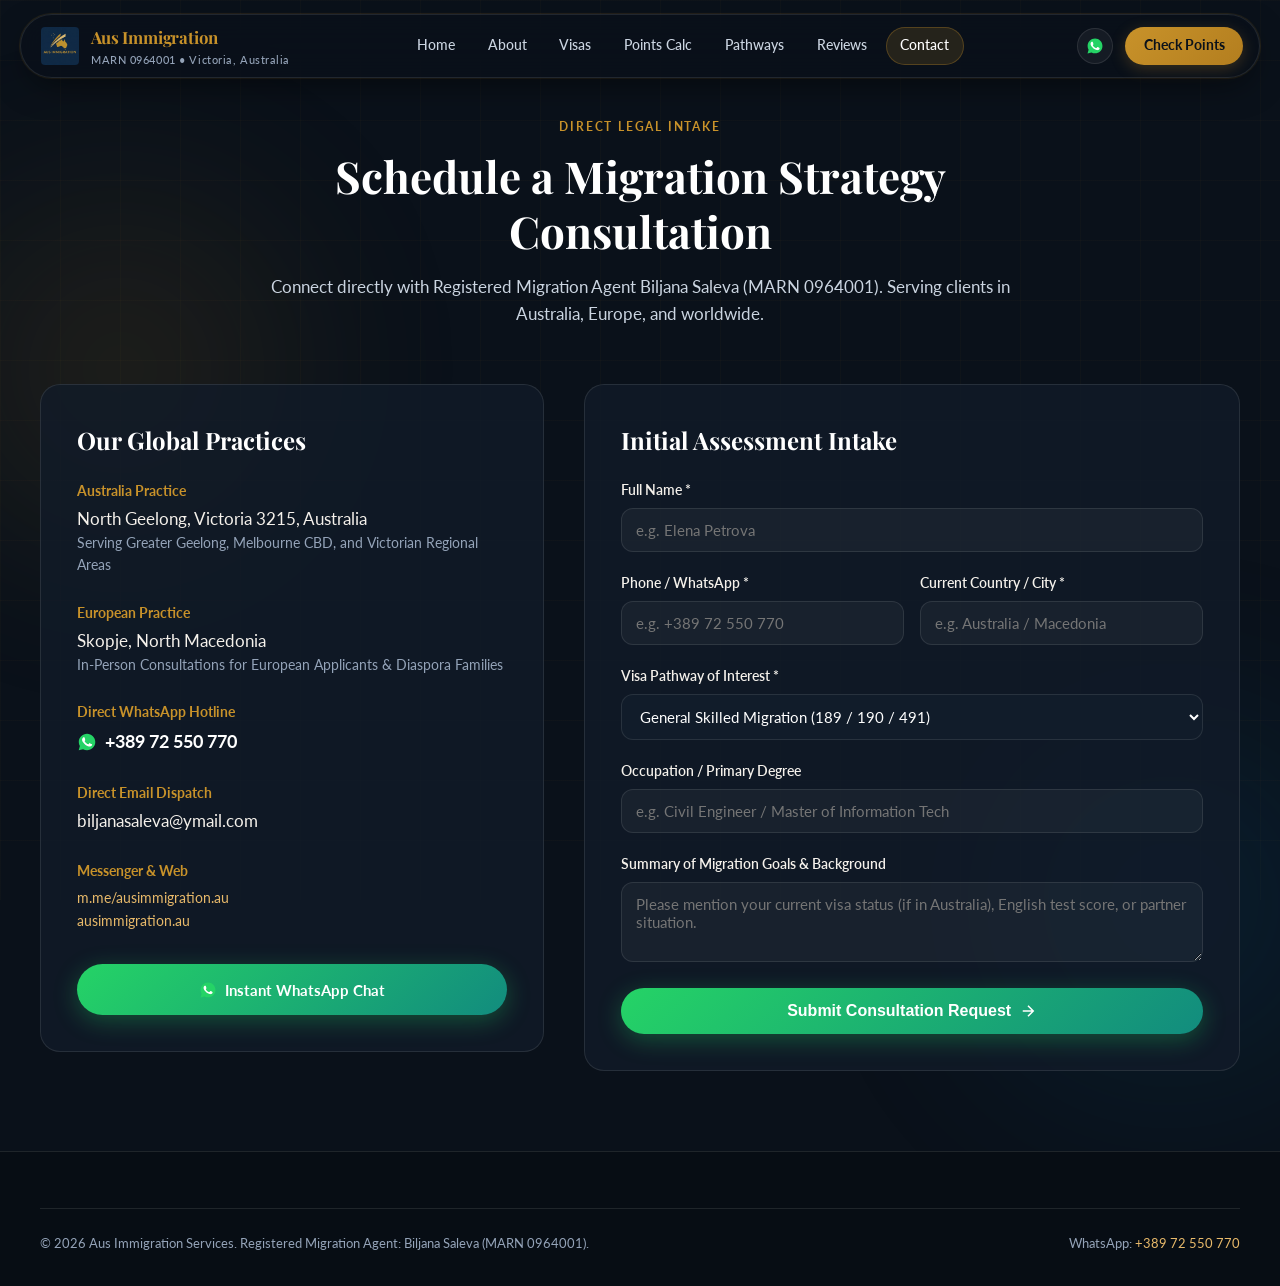
<file: contact.html>
<!DOCTYPE html>
<html lang="en">
<head>
  <meta charset="UTF-8">
  <meta name="viewport" content="width=device-width, initial-scale=1.0, maximum-scale=5.0">
  <title>Contact & Visa Consultation | Aus Immigration Services</title>
  <meta name="description" content="Book an Australian migration consultation with Registered Migration Agent Biljana Saleva (MARN 0964001). Offices in North Geelong VIC and Macedonia. Call or WhatsApp +389 72 550 770.">
  <link rel="stylesheet" href="assets/css/style.css">
  <link rel="icon" type="image/jpeg" href="assets/images/logo.jpg">
  <link rel="preconnect" href="https://fonts.googleapis.com">
  <link href="https://fonts.googleapis.com/css2?family=Playfair+Display:ital,wght@0,600;0,700;1,400&family=Lato:wght@300;400;700&display=swap" rel="stylesheet">
</head>
<body>
  <div class="bg-tech-grid"></div>
  <div class="ambient-glow-orb orb-1"></div>
  <div class="ambient-glow-orb orb-2"></div>

  <!-- TheDivine Floating Pill Navbar -->
  <header class="the-divine-navbar">
    <div class="navbar-container">
      <a href="index.html" class="brand-wrapper">
        <img src="assets/images/logo.jpg" alt="Aus Immigration Logo" class="brand-logo-img">
        <div class="brand-info">
          <span class="brand-title">Aus Immigration</span>
          <span class="brand-sub">MARN 0964001 • Victoria, Australia</span>
        </div>
      </a>

      <nav class="nav-links-wrapper">
        <a href="index.html" class="nav-link">Home</a>
        <a href="about.html" class="nav-link">About</a>
        <a href="visas.html" class="nav-link">Visas</a>
        <a href="calculator.html" class="nav-link">Points Calc</a>
        <a href="pathways.html" class="nav-link">Pathways</a>
        <a href="reviews.html" class="nav-link">Reviews</a>
        <a href="contact.html" class="nav-link active">Contact</a>
      </nav>

      <div class="header-actions">
        <div class="social-circle-icons">
          <a href="https://wa.me/38972550770" target="_blank" rel="noopener" class="social-icon-btn" title="Official WhatsApp Hotline">
            <svg width="18" height="18" viewBox="0 0 24 24" fill="none"><path d="M12.04 2C6.58 2 2.13 6.45 2.13 11.91C2.13 13.66 2.59 15.36 3.45 16.86L2.05 22L7.3 20.62C8.75 21.41 10.38 21.83 12.04 21.83C17.5 21.83 21.95 17.38 21.95 11.92C21.95 6.46 17.5 2 12.04 2Z" fill="#25D366"/><path d="M17.52 14.33C17.22 14.18 15.75 13.45 15.48 13.35C15.2 13.25 15.01 13.2 14.81 13.5C14.61 13.79 14.05 14.46 13.88 14.65C13.71 14.85 13.53 14.87 13.24 14.73C12.94 14.58 11.99 14.27 10.87 13.27C9.99 12.49 9.4 11.52 9.23 11.23C9.06 10.93 9.21 10.77 9.36 10.63C9.49 10.5 9.66 10.28 9.8 10.11C10 8.96 9.41 7.5 9.16 6.9C8.92 6.32 8.68 6.4 8.5 6.39C8.33 6.38 8.13 6.38 7.93 6.38C7.73 6.38 7.41 6.46 7.14 6.75C6.87 7.05 6.11 7.76 6.11 9.21C6.11 10.66 7.17 12.06 7.32 12.26C7.47 12.45 9.4 15.43 12.35 16.71C13.06 17.02 13.61 17.2 14.04 17.34C14.75 17.57 15.4 17.53 15.91 17.46C16.48 17.37 17.67 16.74 17.92 16.03C18.17 15.33 18.17 14.73 18.1 14.61C18.02 14.48 17.82 14.41 17.52 14.26V14.33Z" fill="#FFFFFF"/></svg>
          </a>
        </div>
        <a href="calculator.html" class="btn-cta-pill">Check Points</a>
        <button class="mobile-menu-toggle" aria-label="Toggle Navigation Menu">
          <svg width="22" height="22" viewBox="0 0 24 24" fill="none" stroke="currentColor" stroke-width="2"><path d="M4 6h16M4 12h16M4 18h16"/></svg>
        </button>
      </div>
    </div>
  </header>

  <!-- Mobile Drawer -->
  <div class="mobile-nav-drawer">
    <a href="index.html" class="mobile-nav-link">Home</a>
    <a href="about.html" class="mobile-nav-link">About Biljana Saleva</a>
    <a href="visas.html" class="mobile-nav-link">Visa Pathways & Subclasses</a>
    <a href="calculator.html" class="mobile-nav-link">Points & Eligibility Calculator</a>
    <a href="pathways.html" class="mobile-nav-link">Migration Showcase</a>
    <a href="reviews.html" class="mobile-nav-link">Client Testimonials</a>
    <a href="contact.html" class="mobile-nav-link active">Contact & Consultation</a>
  </div>

  <section class="section" style="padding-top: 7rem;">
    <div class="container">
      <div class="section-header">
        <span class="section-tag">Direct Legal Intake</span>
        <h1 class="section-title">Schedule a Migration Strategy Consultation</h1>
        <p class="section-desc">Connect directly with Registered Migration Agent Biljana Saleva (MARN 0964001). Serving clients in Australia, Europe, and worldwide.</p>
      </div>

      <div style="display: grid; grid-template-columns: 1fr 1.3fr; gap: 2.5rem; align-items: start;">
        <!-- Contact Details Card -->
        <div class="card" style="padding: 2.25rem;">
          <h2 style="font-family: var(--font-heading); font-size: 1.5rem; color: #fff; margin-bottom: 1.25rem;">Our Global Practices</h2>

          <div style="margin-bottom: 1.5rem;">
            <div style="color: var(--accent-gold); font-weight: 700; font-size: 0.9rem; margin-bottom: 0.25rem;">Australia Practice</div>
            <div style="color: var(--text-primary); font-size: 1.05rem;">North Geelong, Victoria 3215, Australia</div>
            <div style="color: var(--text-muted); font-size: 0.85rem;">Serving Greater Geelong, Melbourne CBD, and Victorian Regional Areas</div>
          </div>

          <div style="margin-bottom: 1.5rem;">
            <div style="color: var(--accent-gold); font-weight: 700; font-size: 0.9rem; margin-bottom: 0.25rem;">European Practice</div>
            <div style="color: var(--text-primary); font-size: 1.05rem;">Skopje, North Macedonia</div>
            <div style="color: var(--text-muted); font-size: 0.85rem;">In-Person Consultations for European Applicants & Diaspora Families</div>
          </div>

          <div style="margin-bottom: 1.5rem;">
            <div style="color: var(--accent-gold); font-weight: 700; font-size: 0.9rem; margin-bottom: 0.25rem;">Direct WhatsApp Hotline</div>
            <div style="display: flex; align-items: center; gap: 0.5rem; margin-top: 0.25rem;">
              <svg width="20" height="20" viewBox="0 0 24 24" fill="none"><path d="M12.04 2C6.58 2 2.13 6.45 2.13 11.91C2.13 13.66 2.59 15.36 3.45 16.86L2.05 22L7.3 20.62C8.75 21.41 10.38 21.83 12.04 21.83C17.5 21.83 21.95 17.38 21.95 11.92C21.95 6.46 17.5 2 12.04 2Z" fill="#25D366"/><path d="M17.52 14.33C17.22 14.18 15.75 13.45 15.48 13.35C15.2 13.25 15.01 13.2 14.81 13.5C14.61 13.79 14.05 14.46 13.88 14.65C13.71 14.85 13.53 14.87 13.24 14.73C12.94 14.58 11.99 14.27 10.87 13.27C9.99 12.49 9.4 11.52 9.23 11.23C9.06 10.93 9.21 10.77 9.36 10.63C9.49 10.5 9.66 10.28 9.8 10.11C10 8.96 9.41 7.5 9.16 6.9C8.92 6.32 8.68 6.4 8.5 6.39C8.33 6.38 8.13 6.38 7.93 6.38C7.73 6.38 7.41 6.46 7.14 6.75C6.87 7.05 6.11 7.76 6.11 9.21C6.11 10.66 7.17 12.06 7.32 12.26C7.47 12.45 9.4 15.43 12.35 16.71C13.06 17.02 13.61 17.2 14.04 17.34C14.75 17.57 15.4 17.53 15.91 17.46C16.48 17.37 17.67 16.74 17.92 16.03C18.17 15.33 18.17 14.73 18.1 14.61C18.02 14.48 17.82 14.41 17.52 14.26V14.33Z" fill="#FFFFFF"/></svg>
              <a href="https://wa.me/38972550770" target="_blank" rel="noopener" style="color: #fff; font-size: 1.15rem; font-weight: 700; text-decoration: none;">+389 72 550 770</a>
            </div>
          </div>

          <div style="margin-bottom: 1.5rem;">
            <div style="color: var(--accent-gold); font-weight: 700; font-size: 0.9rem; margin-bottom: 0.25rem;">Direct Email Dispatch</div>
            <div style="color: var(--text-primary); font-size: 1.05rem;">biljanasaleva@ymail.com</div>
          </div>

          <div style="margin-bottom: 2rem;">
            <div style="color: var(--accent-gold); font-weight: 700; font-size: 0.9rem; margin-bottom: 0.25rem;">Messenger & Web</div>
            <div style="color: var(--text-secondary); font-size: 0.9rem;">
              <a href="https://m.me/ausimmigration.au" target="_blank" rel="noopener" style="color: var(--accent-gold-light); text-decoration: none;">m.me/ausimmigration.au</a><br>
              <a href="https://www.ausimmigration.au" target="_blank" rel="noopener" style="color: var(--accent-gold-light); text-decoration: none;">ausimmigration.au</a>
            </div>
          </div>

          <a href="https://wa.me/38972550770?text=Hi%20Biljana%2C%20I%20would%20like%20to%20book%20a%20visa%20consultation." target="_blank" rel="noopener" class="btn-hero-primary" style="width: 100%; display: flex; align-items: center; justify-content: center; gap: 0.5rem;">
            <svg width="18" height="18" viewBox="0 0 24 24" fill="none"><path d="M12.04 2C6.58 2 2.13 6.45 2.13 11.91C2.13 13.66 2.59 15.36 3.45 16.86L2.05 22L7.3 20.62C8.75 21.41 10.38 21.83 12.04 21.83C17.5 21.83 21.95 17.38 21.95 11.92C21.95 6.46 17.5 2 12.04 2Z" fill="#25D366"/><path d="M17.52 14.33C17.22 14.18 15.75 13.45 15.48 13.35C15.2 13.25 15.01 13.2 14.81 13.5C14.61 13.79 14.05 14.46 13.88 14.65C13.71 14.85 13.53 14.87 13.24 14.73C12.94 14.58 11.99 14.27 10.87 13.27C9.99 12.49 9.4 11.52 9.23 11.23C9.06 10.93 9.21 10.77 9.36 10.63C9.49 10.5 9.66 10.28 9.8 10.11C10 8.96 9.41 7.5 9.16 6.9C8.92 6.32 8.68 6.4 8.5 6.39C8.33 6.38 8.13 6.38 7.93 6.38C7.73 6.38 7.41 6.46 7.14 6.75C6.87 7.05 6.11 7.76 6.11 9.21C6.11 10.66 7.17 12.06 7.32 12.26C7.47 12.45 9.4 15.43 12.35 16.71C13.06 17.02 13.61 17.2 14.04 17.34C14.75 17.57 15.4 17.53 15.91 17.46C16.48 17.37 17.67 16.74 17.92 16.03C18.17 15.33 18.17 14.73 18.1 14.61C18.02 14.48 17.82 14.41 17.52 14.26V14.33Z" fill="#FFFFFF"/></svg>
            Instant WhatsApp Chat
          </a>
        </div>

        <!-- Strategy Consultation Intake Form -->
        <div class="card" style="padding: 2.25rem;">
          <h2 style="font-family: var(--font-heading); font-size: 1.5rem; color: #fff; margin-bottom: 1.25rem;">Initial Assessment Intake</h2>
          <form onsubmit="event.preventDefault(); alert('Thank you! Registered Migration Agent Biljana Saleva will review your submission and respond via WhatsApp or Email within 24 hours.');">
            <div class="form-group">
              <label class="form-label">Full Name *</label>
              <input type="text" class="form-input" placeholder="e.g. Elena Petrova" required>
            </div>

            <div style="display: grid; grid-template-columns: 1fr 1fr; gap: 1rem;">
              <div class="form-group">
                <label class="form-label">Phone / WhatsApp *</label>
                <input type="tel" class="form-input" placeholder="e.g. +389 72 550 770" required>
              </div>
              <div class="form-group">
                <label class="form-label">Current Country / City *</label>
                <input type="text" class="form-input" placeholder="e.g. Australia / Macedonia" required>
              </div>
            </div>

            <div class="form-group">
              <label class="form-label">Visa Pathway of Interest *</label>
              <select class="form-input" style="background: #111c2a;">
                <option value="skilled">General Skilled Migration (189 / 190 / 491)</option>
                <option value="partner">Partner & Family Visa (820/801 or 309/100)</option>
                <option value="student">Student or Graduate Visa (500 / 485)</option>
                <option value="employer">Employer Sponsored (TSS 482 / ENS 186)</option>
                <option value="visitor">Visitor / Tourist Visa (Subclass 600)</option>
                <option value="other">Other / Complex Migration Matter</option>
              </select>
            </div>

            <div class="form-group">
              <label class="form-label">Occupation / Primary Degree</label>
              <input type="text" class="form-input" placeholder="e.g. Civil Engineer / Master of Information Tech">
            </div>

            <div class="form-group">
              <label class="form-label">Summary of Migration Goals & Background</label>
              <textarea class="form-input" rows="3" placeholder="Please mention your current visa status (if in Australia), English test score, or partner situation." style="resize: vertical;"></textarea>
            </div>

            <button type="submit" class="btn-hero-primary" style="width: 100%; border: none; cursor: pointer; font-size: 1rem; display: flex; align-items: center; justify-content: center; gap: 0.5rem;">
              <span>Submit Consultation Request</span>
              <svg width="18" height="18" viewBox="0 0 24 24" fill="none" stroke="currentColor" stroke-width="2"><path d="M5 12h14M12 5l7 7-7 7"/></svg>
            </button>
          </form>
        </div>
      </div>
    </div>
  </section>

  <!-- Footer -->
  <footer class="site-footer">
    <div class="container">
      <div class="footer-bottom">
        <span>© 2026 Aus Immigration Services. Registered Migration Agent: Biljana Saleva (MARN 0964001).</span>
        <span>WhatsApp: <a href="https://wa.me/38972550770" style="color: var(--accent-gold-light); text-decoration: none;">+389 72 550 770</a></span>
      </div>
    </div>
  </footer>

  <script src="assets/js/main.js"></script>
</body>
</html>
</file>
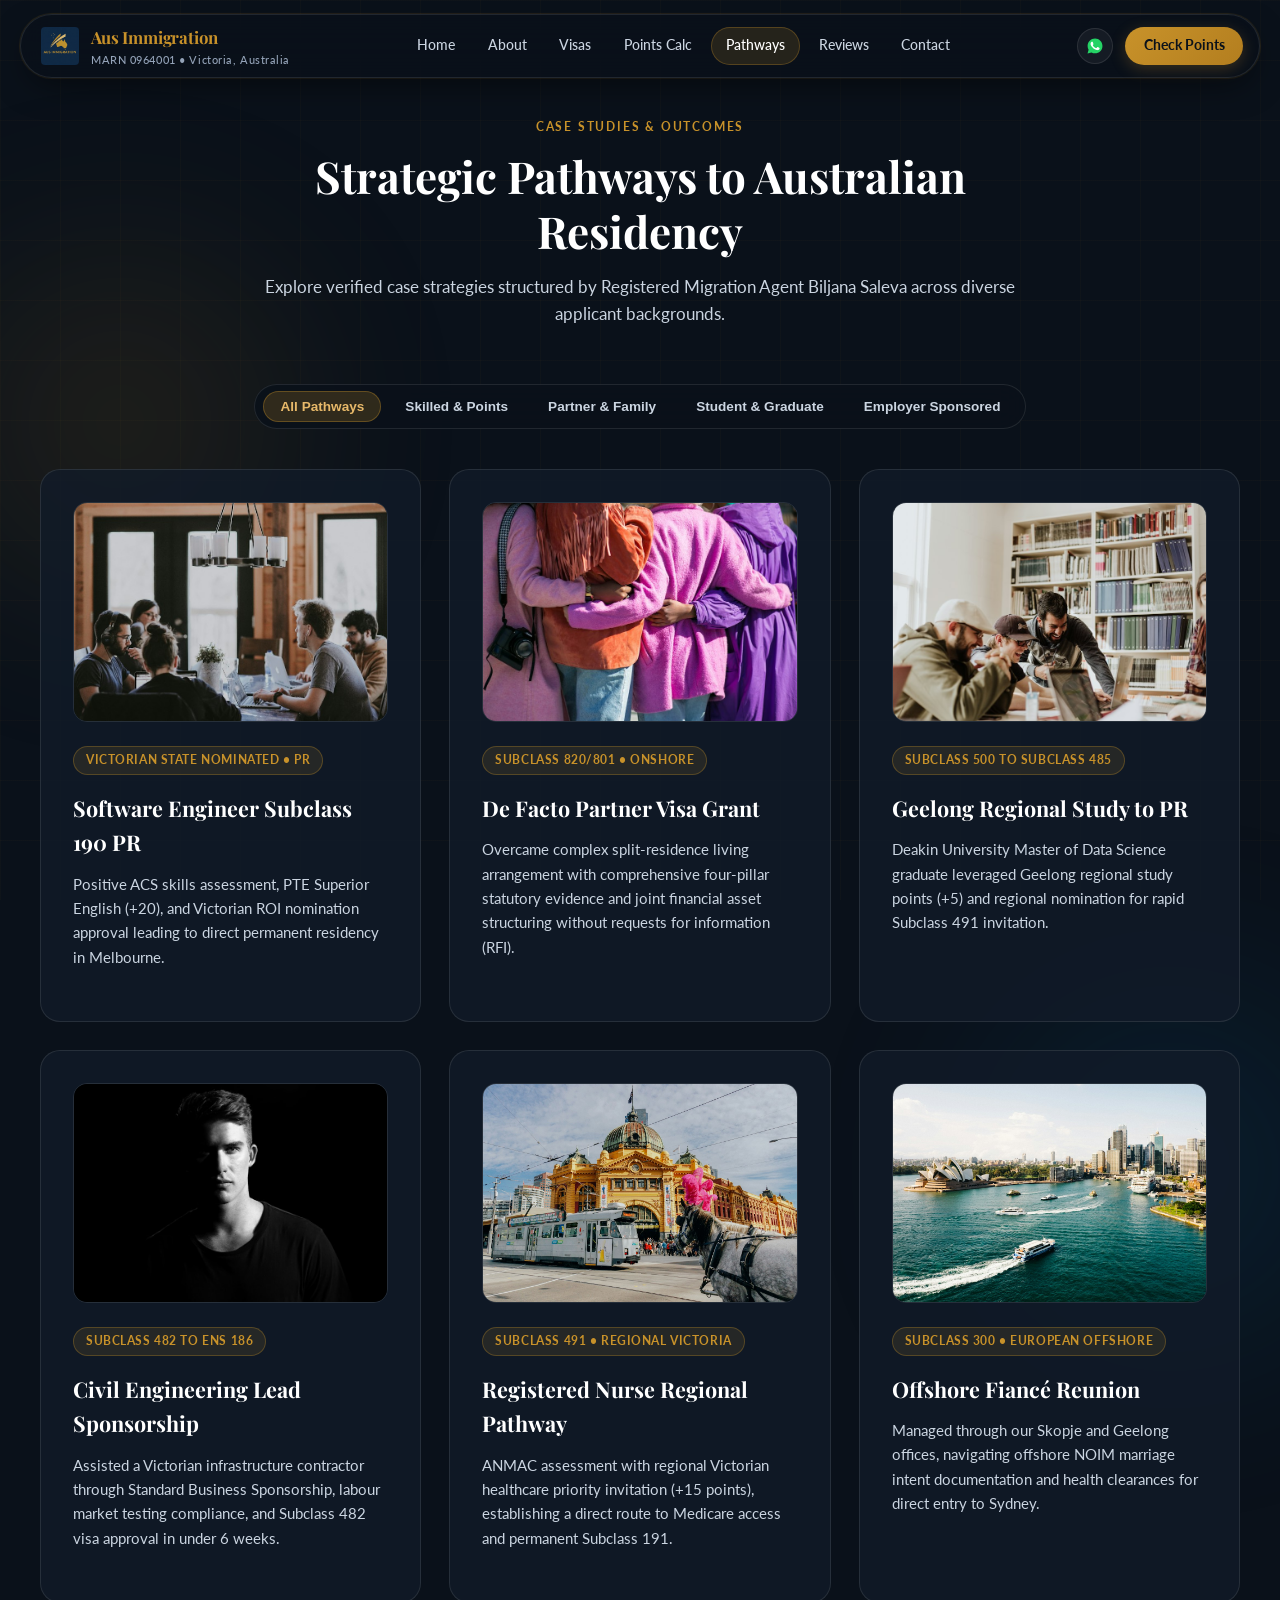
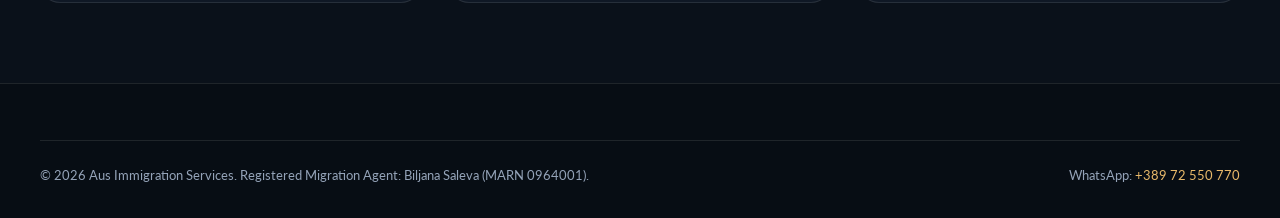
<file: pathways.html>
<!DOCTYPE html>
<html lang="en">
<head>
  <meta charset="UTF-8">
  <meta name="viewport" content="width=device-width, initial-scale=1.0, maximum-scale=5.0">
  <title>Migration Showcase & Case Pathways | Aus Immigration</title>
  <meta name="description" content="Verified Australian migration case pathways and client outcomes across Skilled, Partner, Student, and Employer Sponsored visas. Aus Immigration Services.">
  <link rel="stylesheet" href="assets/css/style.css">
  <link rel="icon" type="image/jpeg" href="assets/images/logo.jpg">
  <link rel="preconnect" href="https://fonts.googleapis.com">
  <link href="https://fonts.googleapis.com/css2?family=Playfair+Display:ital,wght@0,600;0,700;1,400&family=Lato:wght@300;400;700&display=swap" rel="stylesheet">
</head>
<body>
  <div class="bg-tech-grid"></div>
  <div class="ambient-glow-orb orb-1"></div>
  <div class="ambient-glow-orb orb-2"></div>

  <!-- TheDivine Floating Pill Navbar -->
  <header class="the-divine-navbar">
    <div class="navbar-container">
      <a href="index.html" class="brand-wrapper">
        <img src="assets/images/logo.jpg" alt="Aus Immigration Logo" class="brand-logo-img">
        <div class="brand-info">
          <span class="brand-title">Aus Immigration</span>
          <span class="brand-sub">MARN 0964001 • Victoria, Australia</span>
        </div>
      </a>

      <nav class="nav-links-wrapper">
        <a href="index.html" class="nav-link">Home</a>
        <a href="about.html" class="nav-link">About</a>
        <a href="visas.html" class="nav-link">Visas</a>
        <a href="calculator.html" class="nav-link">Points Calc</a>
        <a href="pathways.html" class="nav-link active">Pathways</a>
        <a href="reviews.html" class="nav-link">Reviews</a>
        <a href="contact.html" class="nav-link">Contact</a>
      </nav>

      <div class="header-actions">
        <div class="social-circle-icons">
          <a href="https://wa.me/38972550770" target="_blank" rel="noopener" class="social-icon-btn" title="Official WhatsApp Hotline">
            <svg width="18" height="18" viewBox="0 0 24 24" fill="none"><path d="M12.04 2C6.58 2 2.13 6.45 2.13 11.91C2.13 13.66 2.59 15.36 3.45 16.86L2.05 22L7.3 20.62C8.75 21.41 10.38 21.83 12.04 21.83C17.5 21.83 21.95 17.38 21.95 11.92C21.95 6.46 17.5 2 12.04 2Z" fill="#25D366"/><path d="M17.52 14.33C17.22 14.18 15.75 13.45 15.48 13.35C15.2 13.25 15.01 13.2 14.81 13.5C14.61 13.79 14.05 14.46 13.88 14.65C13.71 14.85 13.53 14.87 13.24 14.73C12.94 14.58 11.99 14.27 10.87 13.27C9.99 12.49 9.4 11.52 9.23 11.23C9.06 10.93 9.21 10.77 9.36 10.63C9.49 10.5 9.66 10.28 9.8 10.11C10 8.96 9.41 7.5 9.16 6.9C8.92 6.32 8.68 6.4 8.5 6.39C8.33 6.38 8.13 6.38 7.93 6.38C7.73 6.38 7.41 6.46 7.14 6.75C6.87 7.05 6.11 7.76 6.11 9.21C6.11 10.66 7.17 12.06 7.32 12.26C7.47 12.45 9.4 15.43 12.35 16.71C13.06 17.02 13.61 17.2 14.04 17.34C14.75 17.57 15.4 17.53 15.91 17.46C16.48 17.37 17.67 16.74 17.92 16.03C18.17 15.33 18.17 14.73 18.1 14.61C18.02 14.48 17.82 14.41 17.52 14.26V14.33Z" fill="#FFFFFF"/></svg>
          </a>
        </div>
        <a href="calculator.html" class="btn-cta-pill">Check Points</a>
        <button class="mobile-menu-toggle" aria-label="Toggle Navigation Menu">
          <svg width="22" height="22" viewBox="0 0 24 24" fill="none" stroke="currentColor" stroke-width="2"><path d="M4 6h16M4 12h16M4 18h16"/></svg>
        </button>
      </div>
    </div>
  </header>

  <!-- Mobile Drawer -->
  <div class="mobile-nav-drawer">
    <a href="index.html" class="mobile-nav-link">Home</a>
    <a href="about.html" class="mobile-nav-link">About Biljana Saleva</a>
    <a href="visas.html" class="mobile-nav-link">Visa Pathways & Subclasses</a>
    <a href="calculator.html" class="mobile-nav-link">Points & Eligibility Calculator</a>
    <a href="pathways.html" class="mobile-nav-link active">Migration Showcase</a>
    <a href="reviews.html" class="mobile-nav-link">Client Testimonials</a>
    <a href="contact.html" class="mobile-nav-link">Contact & Consultation</a>
  </div>

  <section class="section" style="padding-top: 7rem;">
    <div class="container">
      <div class="section-header">
        <span class="section-tag">Case Studies & Outcomes</span>
        <h1 class="section-title">Strategic Pathways to Australian Residency</h1>
        <p class="section-desc">Explore verified case strategies structured by Registered Migration Agent Biljana Saleva across diverse applicant backgrounds.</p>
      </div>

      <!-- Sticky Filter Rail -->
      <div class="filter-rail-sticky-wrapper">
        <div class="portfolio-filter">
          <button class="filter-btn active" data-filter="all">All Pathways</button>
          <button class="filter-btn" data-filter="skilled">Skilled & Points</button>
          <button class="filter-btn" data-filter="partner">Partner & Family</button>
          <button class="filter-btn" data-filter="student">Student & Graduate</button>
          <button class="filter-btn" data-filter="employer">Employer Sponsored</button>
        </div>
      </div>

      <!-- Showcase Cards Grid -->
      <div class="portfolio-grid">
        <!-- Item 1: Skilled Subclass 190 -->
        <div class="card portfolio-card" data-category="skilled">
          <div class="card-img-wrapper">
            <img src="assets/images/skilled_migration.jpg" alt="Victoria Subclass 190 Pathway">
          </div>
          <span class="card-badge">Victorian State Nominated • PR</span>
          <h3 class="card-title">Software Engineer Subclass 190 PR</h3>
          <p class="card-text">Positive ACS skills assessment, PTE Superior English (+20), and Victorian ROI nomination approval leading to direct permanent residency in Melbourne.</p>
        </div>

        <!-- Item 2: Partner Subclass 820/801 -->
        <div class="card portfolio-card" data-category="partner">
          <div class="card-img-wrapper">
            <img src="assets/images/partner_visa.jpg" alt="Partner Visa Onshore">
          </div>
          <span class="card-badge">Subclass 820/801 • Onshore</span>
          <h3 class="card-title">De Facto Partner Visa Grant</h3>
          <p class="card-text">Overcame complex split-residence living arrangement with comprehensive four-pillar statutory evidence and joint financial asset structuring without requests for information (RFI).</p>
        </div>

        <!-- Item 3: Student to PR Subclass 485 -->
        <div class="card portfolio-card" data-category="student">
          <div class="card-img-wrapper">
            <img src="assets/images/student_graduate.jpg" alt="Graduate to Permanent Residence">
          </div>
          <span class="card-badge">Subclass 500 to Subclass 485</span>
          <h3 class="card-title">Geelong Regional Study to PR</h3>
          <p class="card-text">Deakin University Master of Data Science graduate leveraged Geelong regional study points (+5) and regional nomination for rapid Subclass 491 invitation.</p>
        </div>

        <!-- Item 4: Employer Subclass 482 -->
        <div class="card portfolio-card" data-category="employer">
          <div class="card-img-wrapper">
            <img src="assets/images/consultation_desk.jpg" alt="Employer Sponsorship">
          </div>
          <span class="card-badge">Subclass 482 to ENS 186</span>
          <h3 class="card-title">Civil Engineering Lead Sponsorship</h3>
          <p class="card-text">Assisted a Victorian infrastructure contractor through Standard Business Sponsorship, labour market testing compliance, and Subclass 482 visa approval in under 6 weeks.</p>
        </div>

        <!-- Item 5: Regional Subclass 491 -->
        <div class="card portfolio-card" data-category="skilled">
          <div class="card-img-wrapper">
            <img src="assets/images/melbourne_cbd.jpg" alt="Regional Migration">
          </div>
          <span class="card-badge">Subclass 491 • Regional Victoria</span>
          <h3 class="card-title">Registered Nurse Regional Pathway</h3>
          <p class="card-text">ANMAC assessment with regional Victorian healthcare priority invitation (+15 points), establishing a direct route to Medicare access and permanent Subclass 191.</p>
        </div>

        <!-- Item 6: Prospective Marriage Subclass 300 -->
        <div class="card portfolio-card" data-category="partner">
          <div class="card-img-wrapper">
            <img src="assets/images/sydney_harbour.jpg" alt="Prospective Marriage Visa">
          </div>
          <span class="card-badge">Subclass 300 • European Offshore</span>
          <h3 class="card-title">Offshore Fiancé Reunion</h3>
          <p class="card-text">Managed through our Skopje and Geelong offices, navigating offshore NOIM marriage intent documentation and health clearances for direct entry to Sydney.</p>
        </div>
      </div>
    </div>
  </section>

  <!-- Footer -->
  <footer class="site-footer">
    <div class="container">
      <div class="footer-bottom">
        <span>© 2026 Aus Immigration Services. Registered Migration Agent: Biljana Saleva (MARN 0964001).</span>
        <span>WhatsApp: <a href="https://wa.me/38972550770" style="color: var(--accent-gold-light); text-decoration: none;">+389 72 550 770</a></span>
      </div>
    </div>
  </footer>

  <script src="assets/js/main.js"></script>
</body>
</html>
</file>
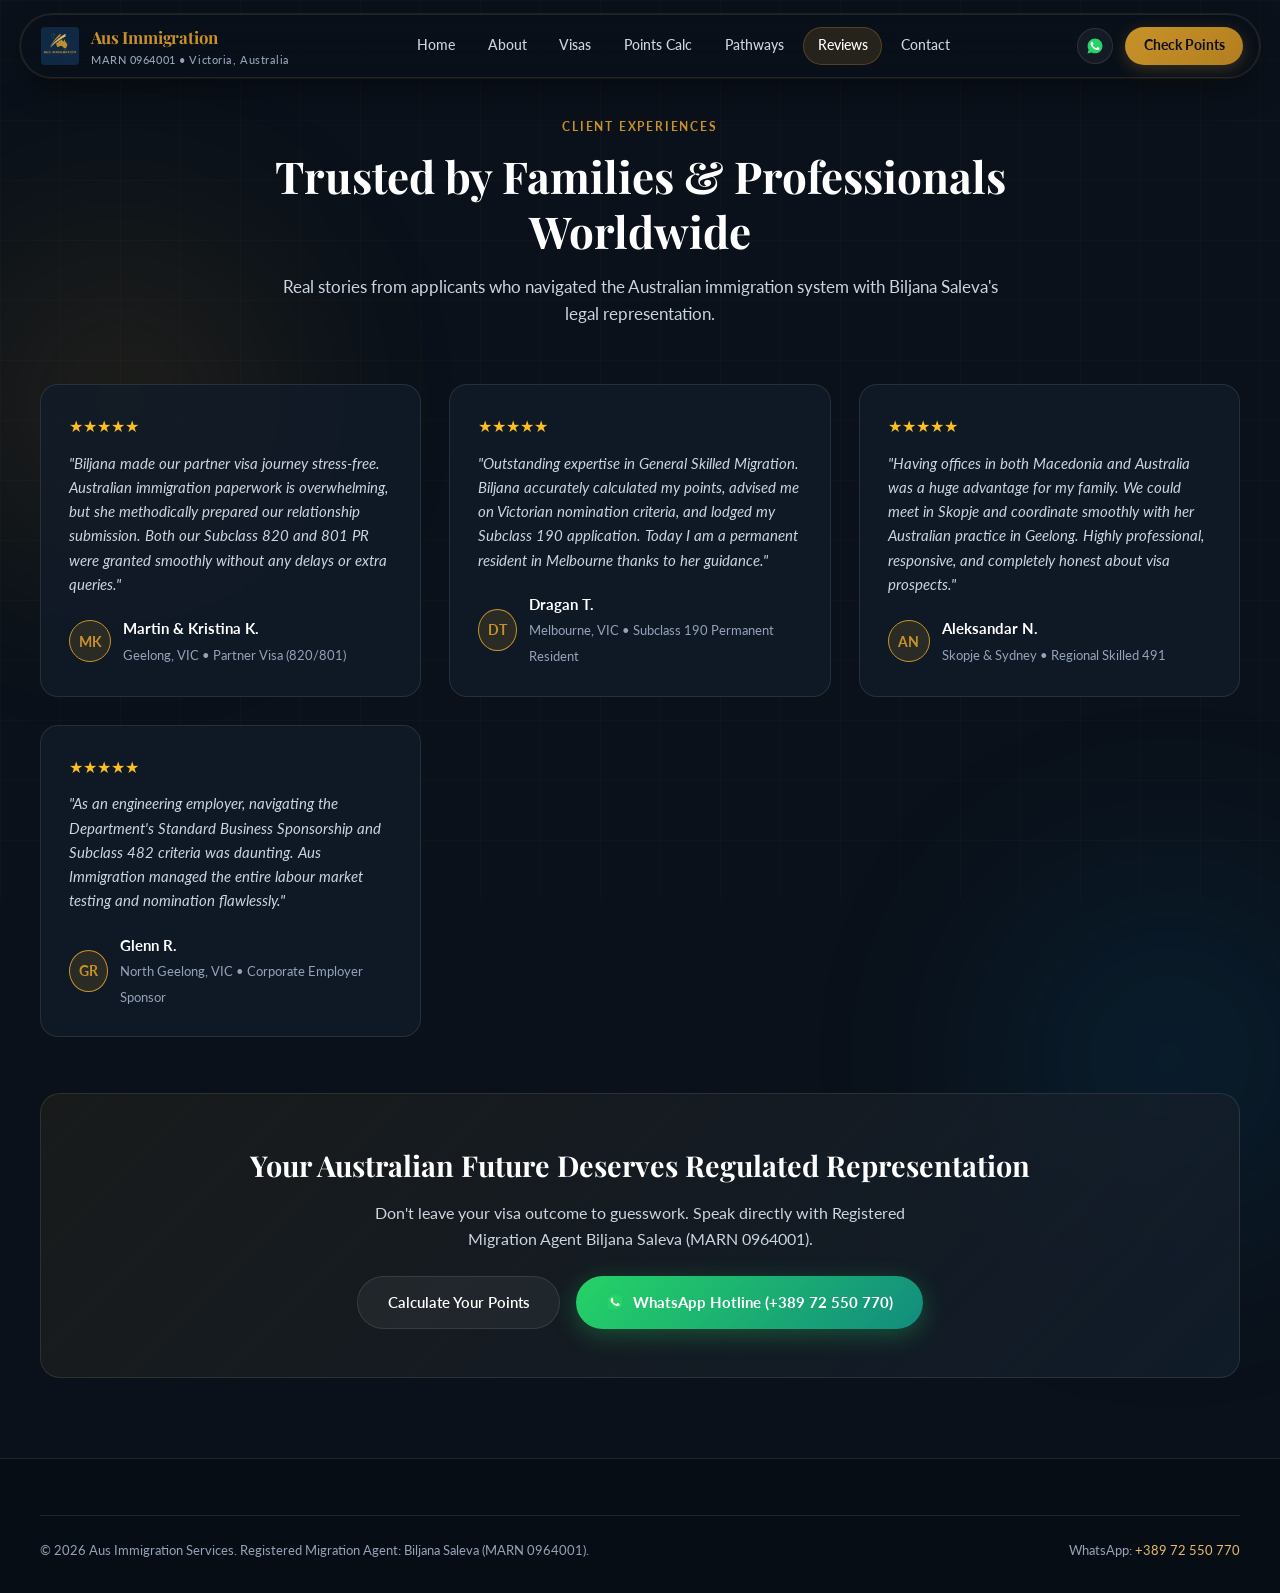
<file: reviews.html>
<!DOCTYPE html>
<html lang="en">
<head>
  <meta charset="UTF-8">
  <meta name="viewport" content="width=device-width, initial-scale=1.0, maximum-scale=5.0">
  <title>Client Reviews & Testimonials | Aus Immigration</title>
  <meta name="description" content="Verified client reviews and endorsements for Registered Migration Agent Biljana Saleva (MARN 0964001). Read how families and professionals achieved Australian PR.">
  <link rel="stylesheet" href="assets/css/style.css">
  <link rel="icon" type="image/jpeg" href="assets/images/logo.jpg">
  <link rel="preconnect" href="https://fonts.googleapis.com">
  <link href="https://fonts.googleapis.com/css2?family=Playfair+Display:ital,wght@0,600;0,700;1,400&family=Lato:wght@300;400;700&display=swap" rel="stylesheet">
</head>
<body>
  <div class="bg-tech-grid"></div>
  <div class="ambient-glow-orb orb-1"></div>
  <div class="ambient-glow-orb orb-2"></div>

  <!-- TheDivine Floating Pill Navbar -->
  <header class="the-divine-navbar">
    <div class="navbar-container">
      <a href="index.html" class="brand-wrapper">
        <img src="assets/images/logo.jpg" alt="Aus Immigration Logo" class="brand-logo-img">
        <div class="brand-info">
          <span class="brand-title">Aus Immigration</span>
          <span class="brand-sub">MARN 0964001 • Victoria, Australia</span>
        </div>
      </a>

      <nav class="nav-links-wrapper">
        <a href="index.html" class="nav-link">Home</a>
        <a href="about.html" class="nav-link">About</a>
        <a href="visas.html" class="nav-link">Visas</a>
        <a href="calculator.html" class="nav-link">Points Calc</a>
        <a href="pathways.html" class="nav-link">Pathways</a>
        <a href="reviews.html" class="nav-link active">Reviews</a>
        <a href="contact.html" class="nav-link">Contact</a>
      </nav>

      <div class="header-actions">
        <div class="social-circle-icons">
          <a href="https://wa.me/38972550770" target="_blank" rel="noopener" class="social-icon-btn" title="Official WhatsApp Hotline">
            <svg width="18" height="18" viewBox="0 0 24 24" fill="none"><path d="M12.04 2C6.58 2 2.13 6.45 2.13 11.91C2.13 13.66 2.59 15.36 3.45 16.86L2.05 22L7.3 20.62C8.75 21.41 10.38 21.83 12.04 21.83C17.5 21.83 21.95 17.38 21.95 11.92C21.95 6.46 17.5 2 12.04 2Z" fill="#25D366"/><path d="M17.52 14.33C17.22 14.18 15.75 13.45 15.48 13.35C15.2 13.25 15.01 13.2 14.81 13.5C14.61 13.79 14.05 14.46 13.88 14.65C13.71 14.85 13.53 14.87 13.24 14.73C12.94 14.58 11.99 14.27 10.87 13.27C9.99 12.49 9.4 11.52 9.23 11.23C9.06 10.93 9.21 10.77 9.36 10.63C9.49 10.5 9.66 10.28 9.8 10.11C10 8.96 9.41 7.5 9.16 6.9C8.92 6.32 8.68 6.4 8.5 6.39C8.33 6.38 8.13 6.38 7.93 6.38C7.73 6.38 7.41 6.46 7.14 6.75C6.87 7.05 6.11 7.76 6.11 9.21C6.11 10.66 7.17 12.06 7.32 12.26C7.47 12.45 9.4 15.43 12.35 16.71C13.06 17.02 13.61 17.2 14.04 17.34C14.75 17.57 15.4 17.53 15.91 17.46C16.48 17.37 17.67 16.74 17.92 16.03C18.17 15.33 18.17 14.73 18.1 14.61C18.02 14.48 17.82 14.41 17.52 14.26V14.33Z" fill="#FFFFFF"/></svg>
          </a>
        </div>
        <a href="calculator.html" class="btn-cta-pill">Check Points</a>
        <button class="mobile-menu-toggle" aria-label="Toggle Navigation Menu">
          <svg width="22" height="22" viewBox="0 0 24 24" fill="none" stroke="currentColor" stroke-width="2"><path d="M4 6h16M4 12h16M4 18h16"/></svg>
        </button>
      </div>
    </div>
  </header>

  <!-- Mobile Drawer -->
  <div class="mobile-nav-drawer">
    <a href="index.html" class="mobile-nav-link">Home</a>
    <a href="about.html" class="mobile-nav-link">About Biljana Saleva</a>
    <a href="visas.html" class="mobile-nav-link">Visa Pathways & Subclasses</a>
    <a href="calculator.html" class="mobile-nav-link">Points & Eligibility Calculator</a>
    <a href="pathways.html" class="mobile-nav-link">Migration Showcase</a>
    <a href="reviews.html" class="mobile-nav-link active">Client Testimonials</a>
    <a href="contact.html" class="mobile-nav-link">Contact & Consultation</a>
  </div>

  <section class="section" style="padding-top: 7rem;">
    <div class="container">
      <div class="section-header">
        <span class="section-tag">Client Experiences</span>
        <h1 class="section-title">Trusted by Families & Professionals Worldwide</h1>
        <p class="section-desc">Real stories from applicants who navigated the Australian immigration system with Biljana Saleva's legal representation.</p>
      </div>

      <div class="reviews-grid">
        <div class="review-card">
          <div class="review-rating">★★★★★</div>
          <p class="review-quote">"Biljana made our partner visa journey stress-free. Australian immigration paperwork is overwhelming, but she methodically prepared our relationship submission. Both our Subclass 820 and 801 PR were granted smoothly without any delays or extra queries."</p>
          <div class="reviewer-meta">
            <div class="reviewer-avatar">MK</div>
            <div class="reviewer-details">
              <h4>Martin & Kristina K.</h4>
              <span>Geelong, VIC • Partner Visa (820/801)</span>
            </div>
          </div>
        </div>

        <div class="review-card">
          <div class="review-rating">★★★★★</div>
          <p class="review-quote">"Outstanding expertise in General Skilled Migration. Biljana accurately calculated my points, advised me on Victorian nomination criteria, and lodged my Subclass 190 application. Today I am a permanent resident in Melbourne thanks to her guidance."</p>
          <div class="reviewer-meta">
            <div class="reviewer-avatar">DT</div>
            <div class="reviewer-details">
              <h4>Dragan T.</h4>
              <span>Melbourne, VIC • Subclass 190 Permanent Resident</span>
            </div>
          </div>
        </div>

        <div class="review-card">
          <div class="review-rating">★★★★★</div>
          <p class="review-quote">"Having offices in both Macedonia and Australia was a huge advantage for my family. We could meet in Skopje and coordinate smoothly with her Australian practice in Geelong. Highly professional, responsive, and completely honest about visa prospects."</p>
          <div class="reviewer-meta">
            <div class="reviewer-avatar">AN</div>
            <div class="reviewer-details">
              <h4>Aleksandar N.</h4>
              <span>Skopje & Sydney • Regional Skilled 491</span>
            </div>
          </div>
        </div>

        <div class="review-card">
          <div class="review-rating">★★★★★</div>
          <p class="review-quote">"As an engineering employer, navigating the Department's Standard Business Sponsorship and Subclass 482 criteria was daunting. Aus Immigration managed the entire labour market testing and nomination flawlessly."</p>
          <div class="reviewer-meta">
            <div class="reviewer-avatar">GR</div>
            <div class="reviewer-details">
              <h4>Glenn R.</h4>
              <span>North Geelong, VIC • Corporate Employer Sponsor</span>
            </div>
          </div>
        </div>
      </div>

      <!-- Trust Box -->
      <div class="card" style="margin-top: 3.5rem; text-align: center; padding: 3rem 1.5rem; background: linear-gradient(135deg, rgba(200, 146, 42, 0.08) 0%, rgba(17, 28, 42, 0.95) 100%);">
        <h2 style="font-family: var(--font-heading); font-size: 1.8rem; color: #fff; margin-bottom: 0.75rem;">Your Australian Future Deserves Regulated Representation</h2>
        <p style="color: var(--text-secondary); max-width: 600px; margin: 0 auto 1.5rem auto; line-height: 1.6;">Don't leave your visa outcome to guesswork. Speak directly with Registered Migration Agent Biljana Saleva (MARN 0964001).</p>
        <div style="display: flex; gap: 1rem; justify-content: center; flex-wrap: wrap;">
          <a href="calculator.html" class="btn-hero-secondary">Calculate Your Points</a>
          <a href="https://wa.me/38972550770" class="btn-hero-primary" target="_blank" rel="noopener">
            <svg width="18" height="18" viewBox="0 0 24 24" fill="none"><path d="M12.04 2C6.58 2 2.13 6.45 2.13 11.91C2.13 13.66 2.59 15.36 3.45 16.86L2.05 22L7.3 20.62C8.75 21.41 10.38 21.83 12.04 21.83C17.5 21.83 21.95 17.38 21.95 11.92C21.95 6.46 17.5 2 12.04 2Z" fill="#25D366"/><path d="M17.52 14.33C17.22 14.18 15.75 13.45 15.48 13.35C15.2 13.25 15.01 13.2 14.81 13.5C14.61 13.79 14.05 14.46 13.88 14.65C13.71 14.85 13.53 14.87 13.24 14.73C12.94 14.58 11.99 14.27 10.87 13.27C9.99 12.49 9.4 11.52 9.23 11.23C9.06 10.93 9.21 10.77 9.36 10.63C9.49 10.5 9.66 10.28 9.8 10.11C10 8.96 9.41 7.5 9.16 6.9C8.92 6.32 8.68 6.4 8.5 6.39C8.33 6.38 8.13 6.38 7.93 6.38C7.73 6.38 7.41 6.46 7.14 6.75C6.87 7.05 6.11 7.76 6.11 9.21C6.11 10.66 7.17 12.06 7.32 12.26C7.47 12.45 9.4 15.43 12.35 16.71C13.06 17.02 13.61 17.2 14.04 17.34C14.75 17.57 15.4 17.53 15.91 17.46C16.48 17.37 17.67 16.74 17.92 16.03C18.17 15.33 18.17 14.73 18.1 14.61C18.02 14.48 17.82 14.41 17.52 14.26V14.33Z" fill="#FFFFFF"/></svg>
            WhatsApp Hotline (+389 72 550 770)
          </a>
        </div>
      </div>
    </div>
  </section>

  <!-- Footer -->
  <footer class="site-footer">
    <div class="container">
      <div class="footer-bottom">
        <span>© 2026 Aus Immigration Services. Registered Migration Agent: Biljana Saleva (MARN 0964001).</span>
        <span>WhatsApp: <a href="https://wa.me/38972550770" style="color: var(--accent-gold-light); text-decoration: none;">+389 72 550 770</a></span>
      </div>
    </div>
  </footer>

  <script src="assets/js/main.js"></script>
</body>
</html>
</file>
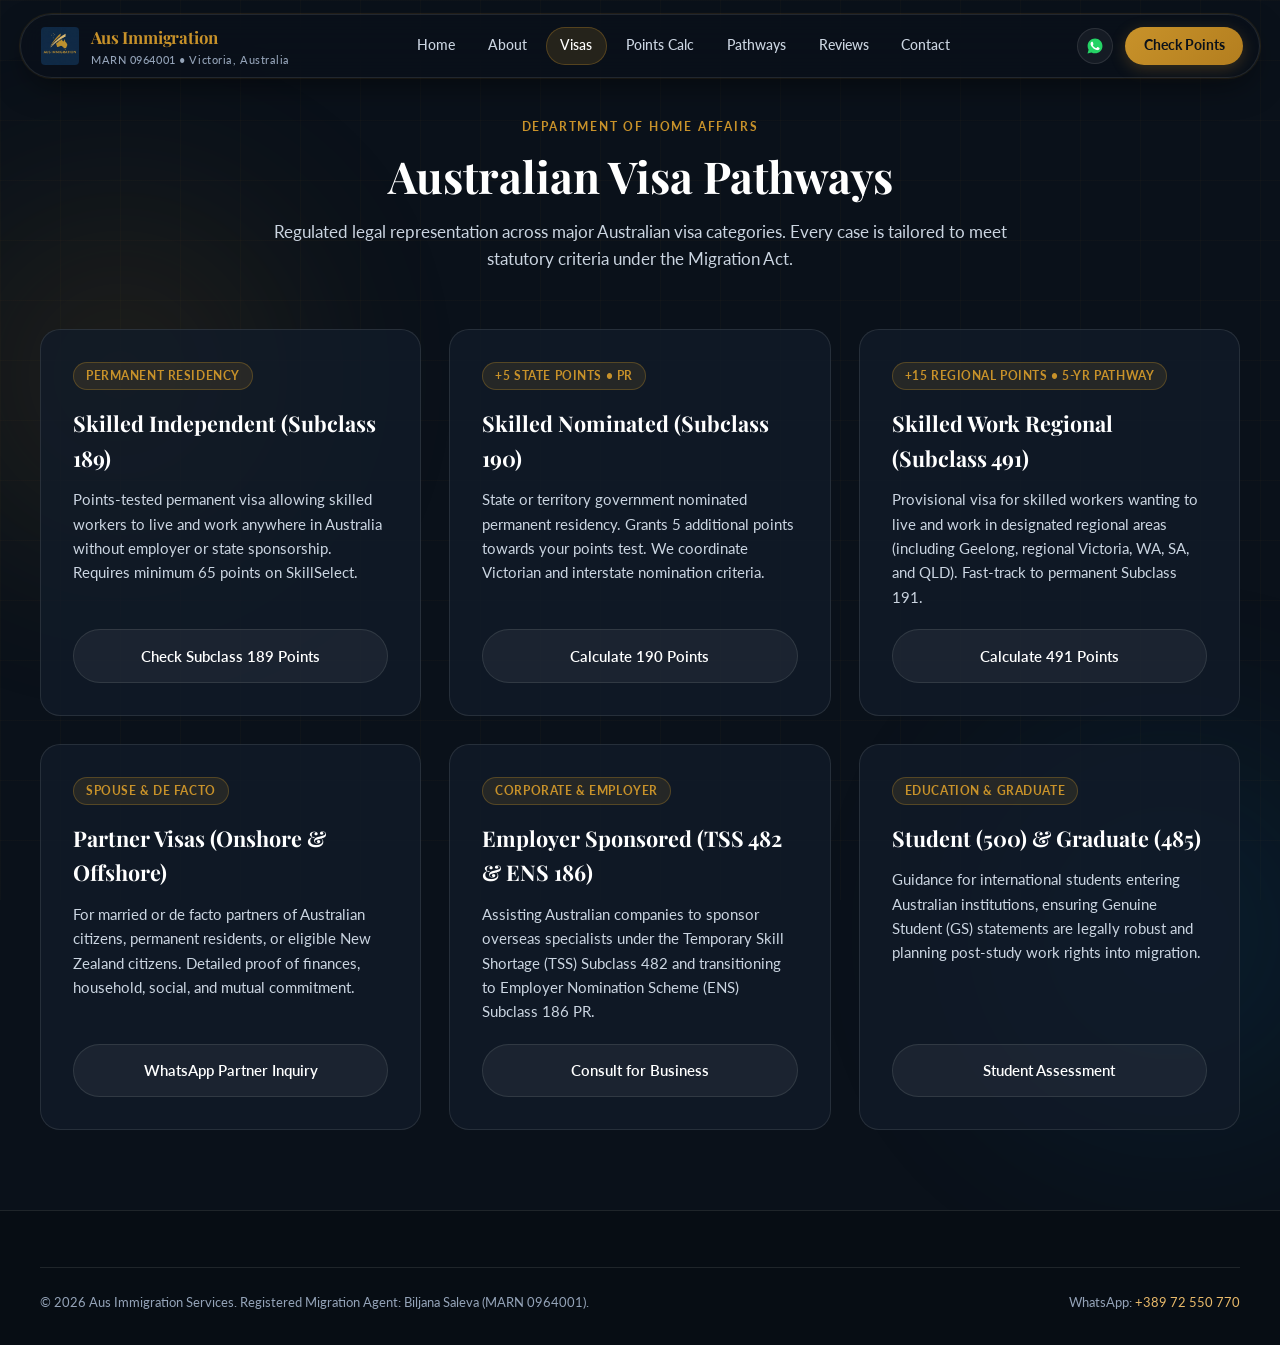
<file: visas.html>
<!DOCTYPE html>
<html lang="en">
<head>
  <meta charset="UTF-8">
  <meta name="viewport" content="width=device-width, initial-scale=1.0, maximum-scale=5.0">
  <title>Australian Visa Pathways & Subclasses | Aus Immigration</title>
  <meta name="description" content="Explore Australian visa subclasses: Subclass 189, 190, 491 Skilled Visas, Partner Visas 820/801, 309/100, Student 500, Employer Sponsored 482 and 186 PR.">
  <link rel="stylesheet" href="assets/css/style.css">
  <link rel="icon" type="image/jpeg" href="assets/images/logo.jpg">
  <link rel="preconnect" href="https://fonts.googleapis.com">
  <link href="https://fonts.googleapis.com/css2?family=Playfair+Display:ital,wght@0,600;0,700;1,400&family=Lato:wght@300;400;700&display=swap" rel="stylesheet">
</head>
<body>
  <div class="bg-tech-grid"></div>
  <div class="ambient-glow-orb orb-1"></div>
  <div class="ambient-glow-orb orb-2"></div>

  <!-- TheDivine Floating Pill Navbar -->
  <header class="the-divine-navbar">
    <div class="navbar-container">
      <a href="index.html" class="brand-wrapper">
        <img src="assets/images/logo.jpg" alt="Aus Immigration Logo" class="brand-logo-img">
        <div class="brand-info">
          <span class="brand-title">Aus Immigration</span>
          <span class="brand-sub">MARN 0964001 • Victoria, Australia</span>
        </div>
      </a>

      <nav class="nav-links-wrapper">
        <a href="index.html" class="nav-link">Home</a>
        <a href="about.html" class="nav-link">About</a>
        <a href="visas.html" class="nav-link active">Visas</a>
        <a href="calculator.html" class="nav-link">Points Calc</a>
        <a href="pathways.html" class="nav-link">Pathways</a>
        <a href="reviews.html" class="nav-link">Reviews</a>
        <a href="contact.html" class="nav-link">Contact</a>
      </nav>

      <div class="header-actions">
        <div class="social-circle-icons">
          <a href="https://wa.me/38972550770" target="_blank" rel="noopener" class="social-icon-btn" title="Official WhatsApp Hotline">
            <svg width="18" height="18" viewBox="0 0 24 24" fill="none"><path d="M12.04 2C6.58 2 2.13 6.45 2.13 11.91C2.13 13.66 2.59 15.36 3.45 16.86L2.05 22L7.3 20.62C8.75 21.41 10.38 21.83 12.04 21.83C17.5 21.83 21.95 17.38 21.95 11.92C21.95 6.46 17.5 2 12.04 2Z" fill="#25D366"/><path d="M17.52 14.33C17.22 14.18 15.75 13.45 15.48 13.35C15.2 13.25 15.01 13.2 14.81 13.5C14.61 13.79 14.05 14.46 13.88 14.65C13.71 14.85 13.53 14.87 13.24 14.73C12.94 14.58 11.99 14.27 10.87 13.27C9.99 12.49 9.4 11.52 9.23 11.23C9.06 10.93 9.21 10.77 9.36 10.63C9.49 10.5 9.66 10.28 9.8 10.11C10 8.96 9.41 7.5 9.16 6.9C8.92 6.32 8.68 6.4 8.5 6.39C8.33 6.38 8.13 6.38 7.93 6.38C7.73 6.38 7.41 6.46 7.14 6.75C6.87 7.05 6.11 7.76 6.11 9.21C6.11 10.66 7.17 12.06 7.32 12.26C7.47 12.45 9.4 15.43 12.35 16.71C13.06 17.02 13.61 17.2 14.04 17.34C14.75 17.57 15.4 17.53 15.91 17.46C16.48 17.37 17.67 16.74 17.92 16.03C18.17 15.33 18.17 14.73 18.1 14.61C18.02 14.48 17.82 14.41 17.52 14.26V14.33Z" fill="#FFFFFF"/></svg>
          </a>
        </div>
        <a href="calculator.html" class="btn-cta-pill">Check Points</a>
        <button class="mobile-menu-toggle" aria-label="Toggle Navigation Menu">
          <svg width="22" height="22" viewBox="0 0 24 24" fill="none" stroke="currentColor" stroke-width="2"><path d="M4 6h16M4 12h16M4 18h16"/></svg>
        </button>
      </div>
    </div>
  </header>

  <!-- Mobile Drawer -->
  <div class="mobile-nav-drawer">
    <a href="index.html" class="mobile-nav-link">Home</a>
    <a href="about.html" class="mobile-nav-link">About Biljana Saleva</a>
    <a href="visas.html" class="mobile-nav-link active">Visa Pathways & Subclasses</a>
    <a href="calculator.html" class="mobile-nav-link">Points & Eligibility Calculator</a>
    <a href="pathways.html" class="mobile-nav-link">Migration Showcase</a>
    <a href="reviews.html" class="mobile-nav-link">Client Testimonials</a>
    <a href="contact.html" class="mobile-nav-link">Contact & Consultation</a>
  </div>

  <section class="section" style="padding-top: 7rem;">
    <div class="container">
      <div class="section-header">
        <span class="section-tag">Department of Home Affairs</span>
        <h1 class="section-title">Australian Visa Pathways</h1>
        <p class="section-desc">Regulated legal representation across major Australian visa categories. Every case is tailored to meet statutory criteria under the Migration Act.</p>
      </div>

      <div class="services-grid">
        <!-- Subclass 189 -->
        <div class="card">
          <span class="card-badge">Permanent Residency</span>
          <h3 class="card-title">Skilled Independent (Subclass 189)</h3>
          <p class="card-text">Points-tested permanent visa allowing skilled workers to live and work anywhere in Australia without employer or state sponsorship. Requires minimum 65 points on SkillSelect.</p>
          <a href="calculator.html" class="btn-hero-secondary" style="width: 100%; text-align: center; justify-content: center;">Check Subclass 189 Points</a>
        </div>

        <!-- Subclass 190 -->
        <div class="card">
          <span class="card-badge">+5 State Points • PR</span>
          <h3 class="card-title">Skilled Nominated (Subclass 190)</h3>
          <p class="card-text">State or territory government nominated permanent residency. Grants 5 additional points towards your points test. We coordinate Victorian and interstate nomination criteria.</p>
          <a href="calculator.html" class="btn-hero-secondary" style="width: 100%; text-align: center; justify-content: center;">Calculate 190 Points</a>
        </div>

        <!-- Subclass 491 -->
        <div class="card">
          <span class="card-badge">+15 Regional Points • 5-Yr Pathway</span>
          <h3 class="card-title">Skilled Work Regional (Subclass 491)</h3>
          <p class="card-text">Provisional visa for skilled workers wanting to live and work in designated regional areas (including Geelong, regional Victoria, WA, SA, and QLD). Fast-track to permanent Subclass 191.</p>
          <a href="calculator.html" class="btn-hero-secondary" style="width: 100%; text-align: center; justify-content: center;">Calculate 491 Points</a>
        </div>

        <!-- Subclass 820/801 & 309/100 -->
        <div class="card">
          <span class="card-badge">Spouse & De Facto</span>
          <h3 class="card-title">Partner Visas (Onshore & Offshore)</h3>
          <p class="card-text">For married or de facto partners of Australian citizens, permanent residents, or eligible New Zealand citizens. Detailed proof of finances, household, social, and mutual commitment.</p>
          <a href="https://wa.me/38972550770" class="btn-hero-secondary" target="_blank" rel="noopener" style="width: 100%; text-align: center; justify-content: center;">WhatsApp Partner Inquiry</a>
        </div>

        <!-- Subclass 482 / 186 -->
        <div class="card">
          <span class="card-badge">Corporate & Employer</span>
          <h3 class="card-title">Employer Sponsored (TSS 482 & ENS 186)</h3>
          <p class="card-text">Assisting Australian companies to sponsor overseas specialists under the Temporary Skill Shortage (TSS) Subclass 482 and transitioning to Employer Nomination Scheme (ENS) Subclass 186 PR.</p>
          <a href="contact.html" class="btn-hero-secondary" style="width: 100%; text-align: center; justify-content: center;">Consult for Business</a>
        </div>

        <!-- Subclass 500 & 485 -->
        <div class="card">
          <span class="card-badge">Education & Graduate</span>
          <h3 class="card-title">Student (500) & Graduate (485)</h3>
          <p class="card-text">Guidance for international students entering Australian institutions, ensuring Genuine Student (GS) statements are legally robust and planning post-study work rights into migration.</p>
          <a href="https://wa.me/38972550770" class="btn-hero-secondary" target="_blank" rel="noopener" style="width: 100%; text-align: center; justify-content: center;">Student Assessment</a>
        </div>
      </div>
    </div>
  </section>

  <!-- Footer -->
  <footer class="site-footer">
    <div class="container">
      <div class="footer-bottom">
        <span>© 2026 Aus Immigration Services. Registered Migration Agent: Biljana Saleva (MARN 0964001).</span>
        <span>WhatsApp: <a href="https://wa.me/38972550770" style="color: var(--accent-gold-light); text-decoration: none;">+389 72 550 770</a></span>
      </div>
    </div>
  </footer>

  <script src="assets/js/main.js"></script>
</body>
</html>
</file>
<file: assets/css/style.css>
/* Aus Immigration Services — Bespoke Modern Luxury Australian Migration Stylesheet */
:root {
  --bg-primary: #0a111a;
  --bg-secondary: #111c2a;
  --bg-card: rgba(17, 28, 42, 0.78);
  --bg-card-hover: rgba(24, 38, 58, 0.92);
  --border-glass: rgba(245, 241, 235, 0.1);
  --border-accent: rgba(200, 146, 42, 0.4);
  --accent-gold: #C8922A;
  --accent-gold-light: #e8b96a;
  --accent-blue: #38bdf8;
  --text-primary: #F5F1EB;
  --text-secondary: #cbd5e1;
  --text-muted: #94a3b8;
  --wa-green: #25D366;
  --wa-dark: #128C7E;
  --font-heading: 'Playfair Display', Georgia, serif;
  --font-main: 'Lato', -apple-system, BlinkMacSystemFont, 'Segoe UI', Roboto, Helvetica, Arial, sans-serif;
  --transition-smooth: all 0.35s cubic-bezier(0.16, 1, 0.3, 1);
}

*, *::before, *::after {
  box-sizing: border-box;
  margin: 0;
  padding: 0;
}

html, body {
  overflow-x: hidden;
  max-width: 100vw;
  line-height: 1.6;
  position: relative;
  background-color: var(--bg-primary);
  font-family: var(--font-main);
  color: var(--text-primary);
  -webkit-font-smoothing: antialiased;
}

/* Background grid & ambient glowing orbs */
.bg-tech-grid {
  position: fixed;
  inset: 0;
  background-image:
    linear-gradient(rgba(200, 146, 42, 0.03) 1px, transparent 1px),
    linear-gradient(90deg, rgba(200, 146, 42, 0.03) 1px, transparent 1px);
  background-size: 60px 60px;
  pointer-events: none;
  z-index: 0;
}

.ambient-glow-orb {
  position: absolute;
  border-radius: 50%;
  filter: blur(100px);
  pointer-events: none;
  z-index: 0;
  opacity: 0.18;
}
.orb-1 {
  width: 480px;
  height: 480px;
  background: radial-gradient(circle, var(--accent-gold) 0%, transparent 70%);
  top: 10%;
  left: -120px;
}
.orb-2 {
  width: 520px;
  height: 520px;
  background: radial-gradient(circle, #0284c7 0%, transparent 70%);
  top: 50%;
  right: -150px;
}

/* TheDivine Floating Pill Navbar */
.the-divine-navbar {
  position: fixed;
  top: 14px;
  left: 0;
  width: 100%;
  z-index: 1000;
  padding: 0 1.25rem;
  pointer-events: none;
}

.navbar-container {
  max-width: 1260px;
  margin: 0 auto;
  display: flex;
  align-items: center;
  justify-content: space-between;
  background: rgba(10, 17, 26, 0.82);
  backdrop-filter: blur(16px);
  -webkit-backdrop-filter: blur(16px);
  border: 1px solid var(--border-glass);
  box-shadow: 0 12px 35px -10px rgba(0, 0, 0, 0.6), 0 0 1px 1px rgba(200, 146, 42, 0.15);
  border-radius: 9999px;
  padding: 0.55rem 1rem 0.55rem 1.25rem;
  pointer-events: auto;
  transition: var(--transition-smooth);
}

.brand-wrapper {
  display: flex;
  align-items: center;
  gap: 0.75rem;
  text-decoration: none;
  color: var(--text-primary);
  flex-shrink: 0;
}

.brand-logo-img {
  height: 38px;
  width: auto;
  max-width: 130px;
  object-fit: contain;
  display: block;
  border-radius: 4px;
}

.brand-info {
  display: flex;
  flex-direction: column;
}

.brand-title {
  font-family: var(--font-heading);
  font-size: 1.05rem;
  font-weight: 700;
  letter-spacing: -0.01em;
  color: var(--accent-gold);
  white-space: nowrap;
}

.brand-sub {
  font-size: 0.7rem;
  color: var(--text-muted);
  font-weight: 500;
  letter-spacing: 0.05em;
  white-space: nowrap;
}

.nav-links-wrapper {
  display: flex;
  align-items: center;
  gap: 0.35rem;
}

.nav-link {
  color: var(--text-secondary);
  text-decoration: none;
  font-size: 0.85rem;
  font-weight: 500;
  padding: 0.45rem 0.85rem;
  border-radius: 9999px;
  transition: var(--transition-smooth);
  white-space: nowrap !important;
  flex-shrink: 0 !important;
}

.nav-link:hover, .nav-link.active {
  color: #fff;
  background: rgba(200, 146, 42, 0.15);
  border: 1px solid rgba(200, 146, 42, 0.3);
}

.header-actions {
  display: flex;
  align-items: center;
  gap: 0.75rem;
  flex-shrink: 0;
}

.social-circle-icons {
  display: flex;
  align-items: center;
  gap: 0.5rem;
}

.social-icon-btn {
  width: 36px;
  height: 36px;
  border-radius: 50%;
  background: rgba(255, 255, 255, 0.05);
  border: 1px solid var(--border-glass);
  display: flex;
  align-items: center;
  justify-content: center;
  color: var(--text-primary);
  text-decoration: none;
  transition: var(--transition-smooth);
}

.social-icon-btn:hover {
  background: rgba(200, 146, 42, 0.2);
  border-color: var(--accent-gold);
  transform: translateY(-2px);
}

.btn-cta-pill {
  background: linear-gradient(135deg, var(--accent-gold) 0%, #b37e1f 100%);
  color: #0a111a;
  text-decoration: none;
  font-size: 0.85rem;
  font-weight: 700;
  padding: 0.5rem 1.15rem;
  border-radius: 9999px;
  transition: var(--transition-smooth);
  box-shadow: 0 4px 15px rgba(200, 146, 42, 0.25);
  white-space: nowrap !important;
  flex-shrink: 0 !important;
}

.btn-cta-pill:hover {
  background: linear-gradient(135deg, var(--accent-gold-light) 0%, var(--accent-gold) 100%);
  transform: translateY(-2px);
  box-shadow: 0 6px 20px rgba(200, 146, 42, 0.4);
}

.mobile-menu-toggle {
  display: none;
  width: 40px;
  height: 40px;
  border-radius: 50%;
  background: rgba(255, 255, 255, 0.06);
  border: 1px solid var(--border-glass);
  color: var(--text-primary);
  align-items: center;
  justify-content: center;
  cursor: pointer;
}

/* Mobile Drawer */
.mobile-nav-drawer {
  position: fixed;
  top: 68px;
  left: 0;
  width: 100%;
  height: calc(100dvh - 68px);
  background: rgba(10, 17, 26, 0.98);
  backdrop-filter: blur(20px);
  -webkit-backdrop-filter: blur(20px);
  z-index: 999;
  display: flex;
  flex-direction: column;
  padding: 1.5rem 1.25rem;
  gap: 0.75rem;
  transform: translateY(-110%);
  transition: transform 0.35s cubic-bezier(0.16, 1, 0.3, 1);
  overflow-y: auto;
}

.mobile-nav-drawer.open {
  transform: translateY(0);
}

.mobile-nav-link {
  font-size: 1.15rem;
  font-weight: 600;
  color: var(--text-primary);
  text-decoration: none;
  padding: 0.85rem 1rem;
  border-radius: 12px;
  background: rgba(255, 255, 255, 0.03);
  border: 1px solid var(--border-glass);
  min-height: 48px;
  display: flex;
  align-items: center;
}

.mobile-nav-link.active {
  background: rgba(200, 146, 42, 0.15);
  border-color: var(--accent-gold);
  color: var(--accent-gold-light);
}

/* Hero Section */
.hero-section {
  position: relative;
  min-height: 100vh;
  display: flex;
  align-items: center;
  justify-content: center;
  overflow: hidden;
  padding-top: 5rem;
}

.hero-video-container {
  position: absolute;
  top: 0;
  left: 0;
  width: 100%;
  height: 100%;
  z-index: -2;
  overflow: hidden;
}

.hero-bg-video {
  width: 100%;
  height: 100%;
  object-fit: cover;
  object-position: center;
}

.hero-overlay {
  position: absolute;
  inset: 0;
  background: radial-gradient(circle at center, rgba(10, 17, 26, 0.55) 0%, rgba(10, 17, 26, 0.94) 100%);
  z-index: -1;
}

.hero-wrapper {
  max-width: 1050px;
  margin: 0 auto;
  padding: 6.5rem 1.5rem 3rem;
  text-align: center;
  position: relative;
  z-index: 1;
}

.hero-badge {
  display: inline-flex;
  align-items: center;
  gap: 0.5rem;
  background: rgba(200, 146, 42, 0.12);
  border: 1px solid rgba(200, 146, 42, 0.35);
  border-radius: 9999px;
  padding: 0.35rem 1rem;
  font-size: 0.8rem;
  font-weight: 700;
  letter-spacing: 0.05em;
  color: var(--accent-gold-light);
  margin-bottom: 1.25rem;
}

.live-beacon {
  width: 8px;
  height: 8px;
  border-radius: 50%;
  background: var(--accent-gold);
  box-shadow: 0 0 10px var(--accent-gold);
  animation: pulse 2s infinite;
}

@keyframes pulse {
  0%, 100% { opacity: 1; transform: scale(1); }
  50% { opacity: 0.4; transform: scale(0.8); }
}

.hero-title {
  font-family: var(--font-heading);
  font-size: clamp(2.2rem, 5.5vw, 4rem);
  font-weight: 700;
  line-height: 1.15;
  letter-spacing: -0.02em;
  color: #fff;
  margin-bottom: 1.25rem;
}

.hero-title .text-gradient {
  background: linear-gradient(135deg, #fff 30%, var(--accent-gold) 100%);
  -webkit-background-clip: text;
  -webkit-text-fill-color: transparent;
}

.hero-subtitle {
  font-size: clamp(1rem, 2vw, 1.25rem);
  color: var(--text-secondary);
  max-width: 760px;
  margin: 0 auto 2rem;
  line-height: 1.6;
}

.hero-actions {
  display: flex;
  align-items: center;
  justify-content: center;
  gap: 1rem;
  flex-wrap: wrap;
  margin-bottom: 2.5rem;
}

.btn-hero-primary {
  display: inline-flex;
  align-items: center;
  gap: 0.6rem;
  background: linear-gradient(135deg, var(--wa-green) 0%, var(--wa-dark) 100%);
  color: #fff;
  font-weight: 700;
  font-size: 0.95rem;
  padding: 0.85rem 1.85rem;
  border-radius: 9999px;
  text-decoration: none;
  transition: var(--transition-smooth);
  box-shadow: 0 6px 25px rgba(37, 211, 102, 0.3);
}

.btn-hero-primary:hover {
  transform: translateY(-2px);
  box-shadow: 0 10px 30px rgba(37, 211, 102, 0.45);
}

.btn-hero-secondary {
  display: inline-flex;
  align-items: center;
  gap: 0.6rem;
  background: rgba(255, 255, 255, 0.05);
  border: 1px solid var(--border-glass);
  color: #fff;
  font-weight: 600;
  font-size: 0.95rem;
  padding: 0.85rem 1.85rem;
  border-radius: 9999px;
  text-decoration: none;
  transition: var(--transition-smooth);
}

.btn-hero-secondary:hover {
  background: rgba(200, 146, 42, 0.15);
  border-color: var(--accent-gold);
  transform: translateY(-2px);
}

/* Telemetry Grid (Stats) */
.telemetry-grid {
  display: grid;
  grid-template-columns: repeat(4, 1fr);
  gap: 1rem;
  max-width: 900px;
  margin: 0 auto;
}

.hero-stat-card {
  background: rgba(17, 28, 42, 0.65);
  backdrop-filter: blur(12px);
  border: 1px solid var(--border-glass);
  border-radius: 16px;
  padding: 1rem 0.75rem;
  text-align: center;
  transition: var(--transition-smooth);
}

.hero-stat-card:hover {
  border-color: rgba(200, 146, 42, 0.4);
  transform: translateY(-3px);
}

.stat-number {
  font-family: var(--font-heading);
  font-size: 1.85rem;
  font-weight: 700;
  color: var(--accent-gold);
  margin-bottom: 0.2rem;
}

.stat-label {
  font-size: 0.8rem;
  color: var(--text-muted);
  font-weight: 500;
  text-transform: uppercase;
  letter-spacing: 0.05em;
}

/* Section Containers */
.section {
  padding: 5rem 1.5rem;
  position: relative;
  z-index: 1;
}

.section-alt {
  padding: 5rem 1.5rem;
  background: rgba(17, 28, 42, 0.45);
  border-top: 1px solid var(--border-glass);
  border-bottom: 1px solid var(--border-glass);
  position: relative;
  z-index: 1;
}

.container {
  max-width: 1200px;
  margin: 0 auto;
}

.section-header {
  text-align: center;
  max-width: 750px;
  margin: 0 auto 3.5rem;
}

.section-tag {
  display: inline-block;
  font-size: 0.75rem;
  font-weight: 700;
  text-transform: uppercase;
  letter-spacing: 0.15em;
  color: var(--accent-gold);
  margin-bottom: 0.75rem;
}

.section-title {
  font-family: var(--font-heading);
  font-size: clamp(1.8rem, 3.5vw, 2.75rem);
  font-weight: 700;
  color: #fff;
  line-height: 1.25;
  margin-bottom: 1rem;
}

.section-desc {
  font-size: 1.05rem;
  color: var(--text-secondary);
  line-height: 1.6;
}

/* Grids & Cards */
.services-grid, .features-grid, .portfolio-grid, .reviews-grid {
  display: grid;
  grid-template-columns: repeat(auto-fit, minmax(320px, 1fr));
  gap: 1.75rem;
}

.card {
  background: var(--bg-card);
  border: 1px solid var(--border-glass);
  border-radius: 20px;
  padding: 2rem;
  transition: var(--transition-smooth);
  display: flex;
  flex-direction: column;
}

.card:hover {
  background: var(--bg-card-hover);
  border-color: var(--border-accent);
  transform: translateY(-4px);
  box-shadow: 0 15px 35px -10px rgba(0, 0, 0, 0.5), 0 0 1px 1px rgba(200, 146, 42, 0.2);
}

.card-img-wrapper {
  width: 100%;
  height: 220px;
  border-radius: 14px;
  overflow: hidden;
  margin-bottom: 1.5rem;
  border: 1px solid var(--border-glass);
}

.card-img-wrapper img {
  width: 100%;
  height: 100%;
  object-fit: cover;
  transition: transform 0.5s ease;
}

.card:hover .card-img-wrapper img {
  transform: scale(1.04);
}

.card-badge {
  align-self: flex-start;
  font-size: 0.72rem;
  font-weight: 700;
  letter-spacing: 0.05em;
  text-transform: uppercase;
  color: var(--accent-gold);
  background: rgba(200, 146, 42, 0.12);
  border: 1px solid rgba(200, 146, 42, 0.3);
  padding: 0.25rem 0.75rem;
  border-radius: 100px;
  margin-bottom: 1rem;
}

.card-title {
  font-family: var(--font-heading);
  font-size: 1.35rem;
  font-weight: 700;
  color: #fff;
  margin-bottom: 0.75rem;
}

.card-text {
  color: var(--text-secondary);
  font-size: 0.95rem;
  line-height: 1.6;
  margin-bottom: 1.25rem;
  flex-grow: 1;
}

/* Reviews */
.review-card {
  background: var(--bg-card);
  border: 1px solid var(--border-glass);
  border-radius: 18px;
  padding: 1.75rem;
  transition: var(--transition-smooth);
}

.review-card:hover {
  border-color: var(--border-accent);
  transform: translateY(-3px);
}

.review-rating {
  color: #fbbf24;
  margin-bottom: 0.75rem;
  font-size: 1rem;
}

.review-quote {
  font-size: 0.95rem;
  color: var(--text-secondary);
  line-height: 1.6;
  margin-bottom: 1.25rem;
  font-style: italic;
}

.reviewer-meta {
  display: flex;
  align-items: center;
  gap: 0.75rem;
}

.reviewer-avatar {
  width: 42px;
  height: 42px;
  border-radius: 50%;
  background: rgba(200, 146, 42, 0.15);
  border: 1px solid var(--accent-gold);
  color: var(--accent-gold);
  font-weight: 700;
  display: flex;
  align-items: center;
  justify-content: center;
  font-size: 0.9rem;
}

.reviewer-details h4 {
  font-size: 0.95rem;
  color: #fff;
  font-weight: 700;
}

.reviewer-details span {
  font-size: 0.8rem;
  color: var(--text-muted);
}

/* Sticky Filter Rail */
.filter-rail-sticky-wrapper {
  position: sticky;
  top: 70px;
  z-index: 100;
  margin-bottom: 2.5rem;
  display: flex;
  justify-content: center;
}

.portfolio-filter {
  display: inline-flex;
  gap: 0.5rem;
  background: rgba(10, 17, 26, 0.9);
  backdrop-filter: blur(16px);
  border: 1px solid var(--border-glass);
  padding: 6px 8px;
  border-radius: 9999px;
  overflow-x: auto;
  white-space: nowrap;
}

.filter-btn {
  background: transparent;
  border: none;
  color: var(--text-secondary);
  font-size: 0.85rem;
  font-weight: 600;
  padding: 0.45rem 1rem;
  border-radius: 9999px;
  cursor: pointer;
  transition: var(--transition-smooth);
}

.filter-btn.active, .filter-btn:hover {
  background: rgba(200, 146, 42, 0.2);
  color: var(--accent-gold-light);
  border: 1px solid rgba(200, 146, 42, 0.35);
}

/* Floating WhatsApp Button */
.floating-wa-btn {
  position: fixed;
  bottom: 24px;
  right: 24px;
  width: 54px;
  height: 54px;
  border-radius: 50%;
  background: linear-gradient(135deg, var(--wa-green) 0%, var(--wa-dark) 100%);
  display: flex;
  align-items: center;
  justify-content: center;
  z-index: 990;
  box-shadow: 0 8px 25px rgba(37, 211, 102, 0.4);
  transition: var(--transition-smooth);
  text-decoration: none;
}

.floating-wa-btn:hover {
  transform: scale(1.08) translateY(-3px);
  box-shadow: 0 12px 30px rgba(37, 211, 102, 0.55);
}

/* Forms */
.form-group {
  margin-bottom: 1.25rem;
}

.form-label {
  display: block;
  font-size: 0.88rem;
  font-weight: 600;
  color: var(--text-primary);
  margin-bottom: 0.4rem;
}

.form-input {
  width: 100%;
  padding: 12px 14px;
  border-radius: 12px;
  background: rgba(255, 255, 255, 0.04);
  border: 1px solid var(--border-glass);
  color: #fff;
  font-size: 0.95rem;
  font-family: inherit;
  transition: var(--transition-smooth);
  outline: none;
}

.form-input:focus {
  border-color: var(--accent-gold);
  background: rgba(255, 255, 255, 0.08);
  box-shadow: 0 0 0 3px rgba(200, 146, 42, 0.15);
}

/* Footer */
.site-footer {
  border-top: 1px solid var(--border-glass);
  padding: 3.5rem 1.5rem 2rem;
  background: #070d14;
  position: relative;
  z-index: 1;
}

.footer-bottom {
  border-top: 1px solid var(--border-glass);
  padding-top: 1.5rem;
  display: flex;
  align-items: center;
  justify-content: space-between;
  flex-wrap: wrap;
  gap: 1rem;
  font-size: 0.82rem;
  color: var(--text-muted);
}

/* ==========================================
   STRICT MOBILE ANTI-OVERFLOW & VIEWPORT STANDARDS (<=768px)
   ========================================== */
@media (max-width: 768px) {
  .ambient-glow-orb {
    display: none !important;
  }

  .brand-sub,
  .btn-cta-pill,
  .header-actions .social-circle-icons,
  .nav-links-wrapper {
    display: none !important;
  }

  .mobile-menu-toggle {
    display: flex !important;
  }

  .navbar-container {
    padding: 0.45rem 0.85rem !important;
    border-radius: 9999px !important;
    width: 100% !important;
  }

  .hero-wrapper {
    padding: 4.6rem 0.85rem 1.5rem !important;
    min-height: auto !important;
  }

  .hero-badge {
    margin-bottom: 0.75rem !important;
    font-size: 0.74rem !important;
    padding: 0.25rem 0.75rem !important;
  }

  .hero-title {
    font-size: 1.85rem !important;
    line-height: 1.2 !important;
    margin-bottom: 0.85rem !important;
  }

  .hero-subtitle {
    font-size: 0.95rem !important;
    margin-bottom: 1.25rem !important;
    line-height: 1.5 !important;
  }

  .hero-actions {
    margin-bottom: 1.4rem !important;
    gap: 0.65rem !important;
  }

  .telemetry-grid {
    grid-template-columns: 1fr 1fr !important;
    gap: 0.65rem !important;
    width: 100% !important;
    margin: 0 !important;
  }

  .hero-stat-card {
    padding: 0.75rem 0.5rem !important;
    border-radius: 12px !important;
  }

  .stat-number {
    font-size: 1.3rem !important;
  }

  .stat-label {
    font-size: 0.7rem !important;
  }

  .btn-hero-primary,
  .btn-hero-secondary,
  .btn-cta-pill,
  .btn-card-inquire,
  .btn-form-submit {
    height: auto !important;
    min-height: 46px !important;
    line-height: 1.35 !important;
    padding: 10px 16px !important;
    white-space: normal !important;
    max-width: 100% !important;
    word-break: break-word !important;
    text-align: center !important;
    overflow: hidden !important;
    position: relative !important;
  }

  .btn-hero-primary::after,
  .btn-hero-secondary::after,
  .btn-cta-pill::after {
    display: none !important;
  }

  .section, .section-alt {
    padding: 2.75rem 0.85rem !important;
  }

  .services-grid, .features-grid, .portfolio-grid, .reviews-grid, .footer-grid {
    grid-template-columns: 1fr !important;
    gap: 1.25rem !important;
  }

  .card, .review-card, .calc-card-container {
    min-width: 0 !important;
    max-width: 100% !important;
    width: 100% !important;
    margin: 0 !important;
    border-radius: 16px !important;
    padding: 1.35rem !important;
  }

  .card-img-wrapper {
    height: 190px !important;
  }

  .filter-rail-sticky-wrapper {
    display: block !important;
    width: 100% !important;
    top: 60px !important;
    justify-content: flex-start !important;
    padding: 0 0.5rem !important;
  }

  .portfolio-filter {
    width: 100% !important;
    justify-content: flex-start !important;
    padding: 6px 8px !important;
    border-radius: 100px !important;
    flex-wrap: nowrap !important;
    overflow-x: auto !important;
  }
}
</file>
